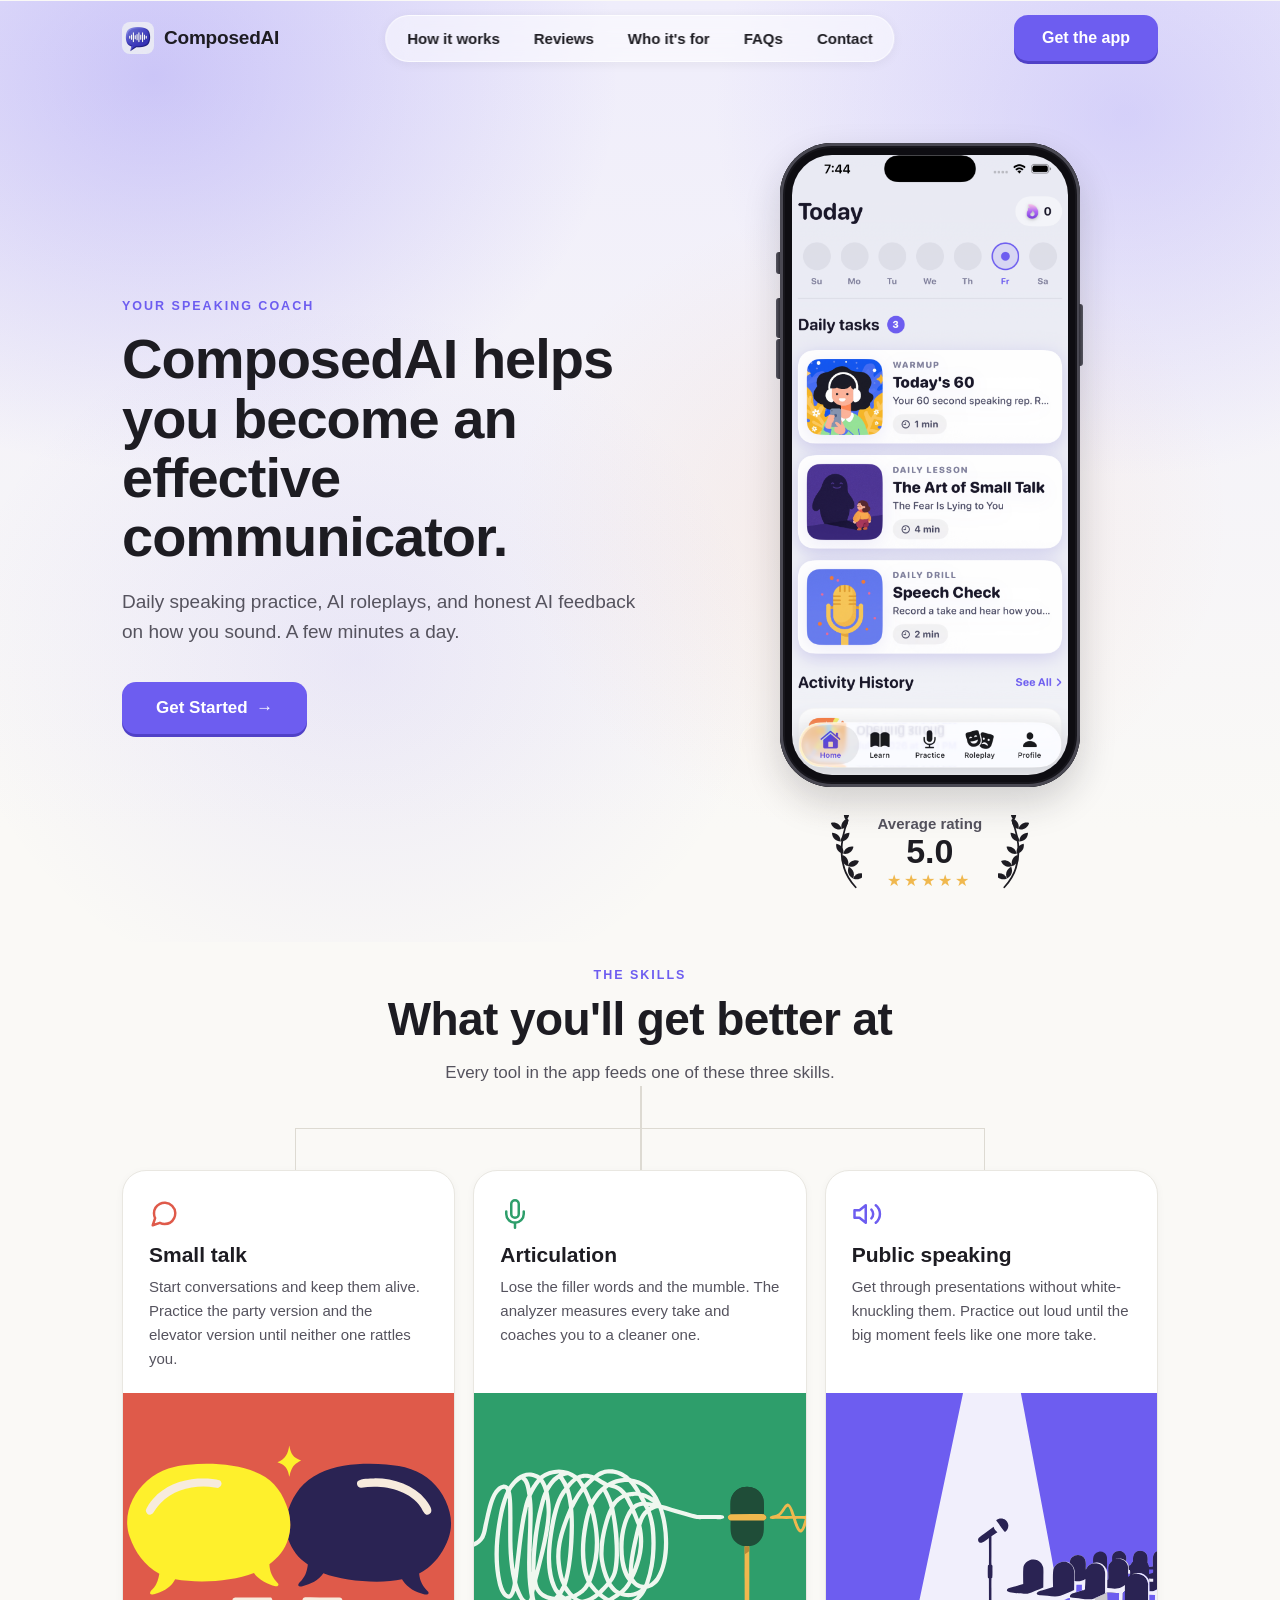
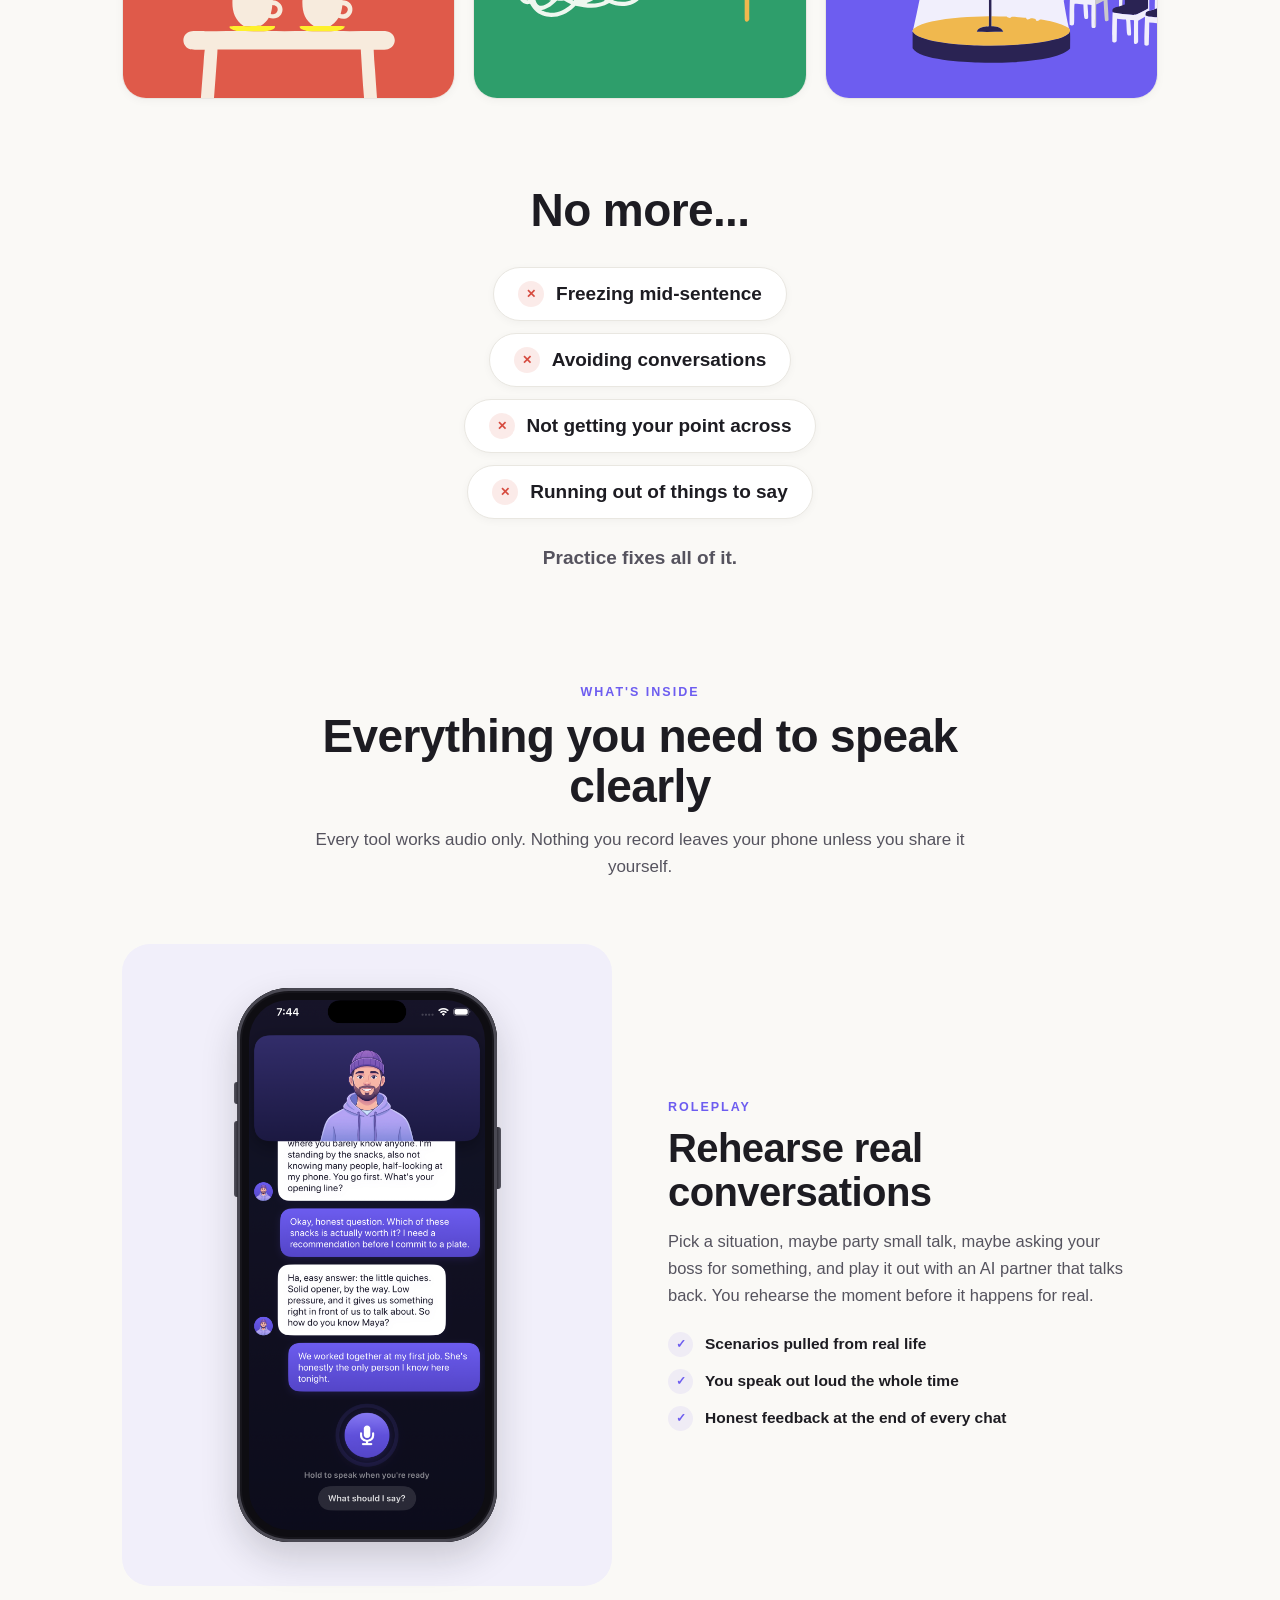
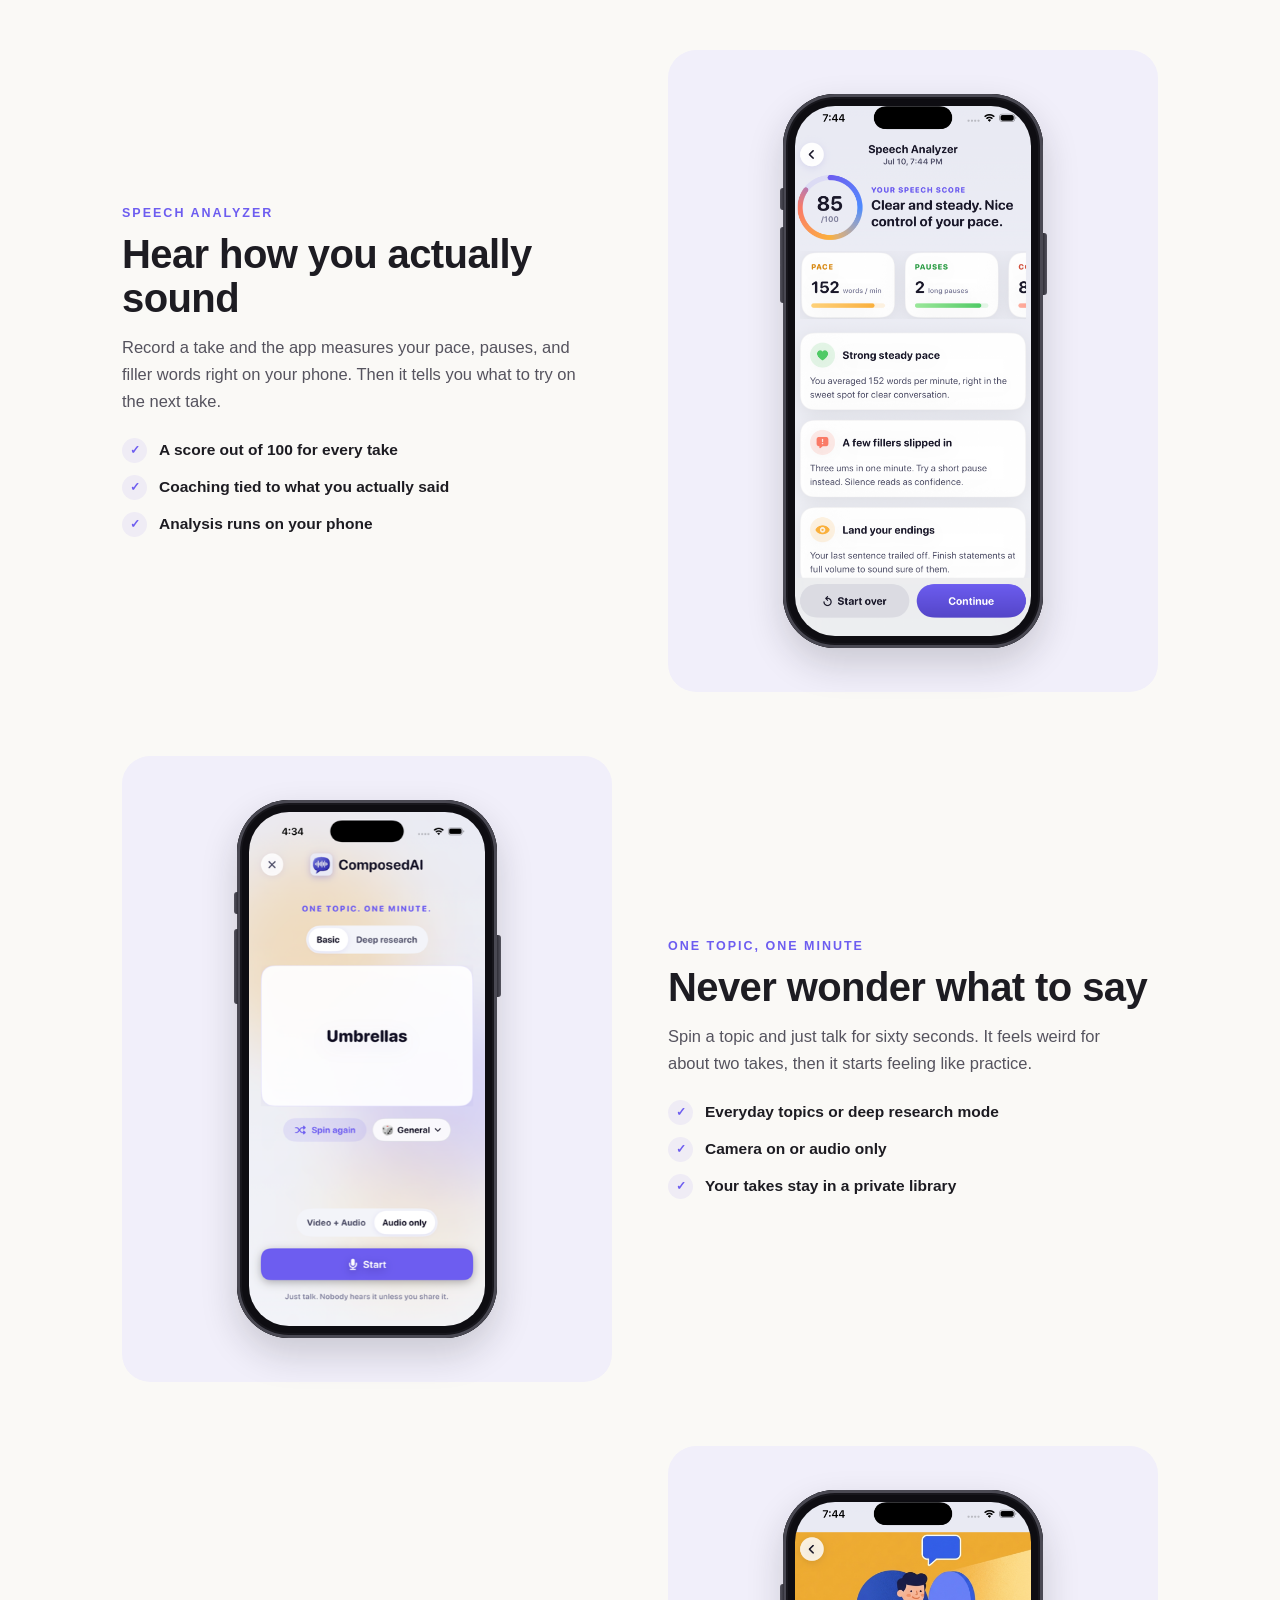
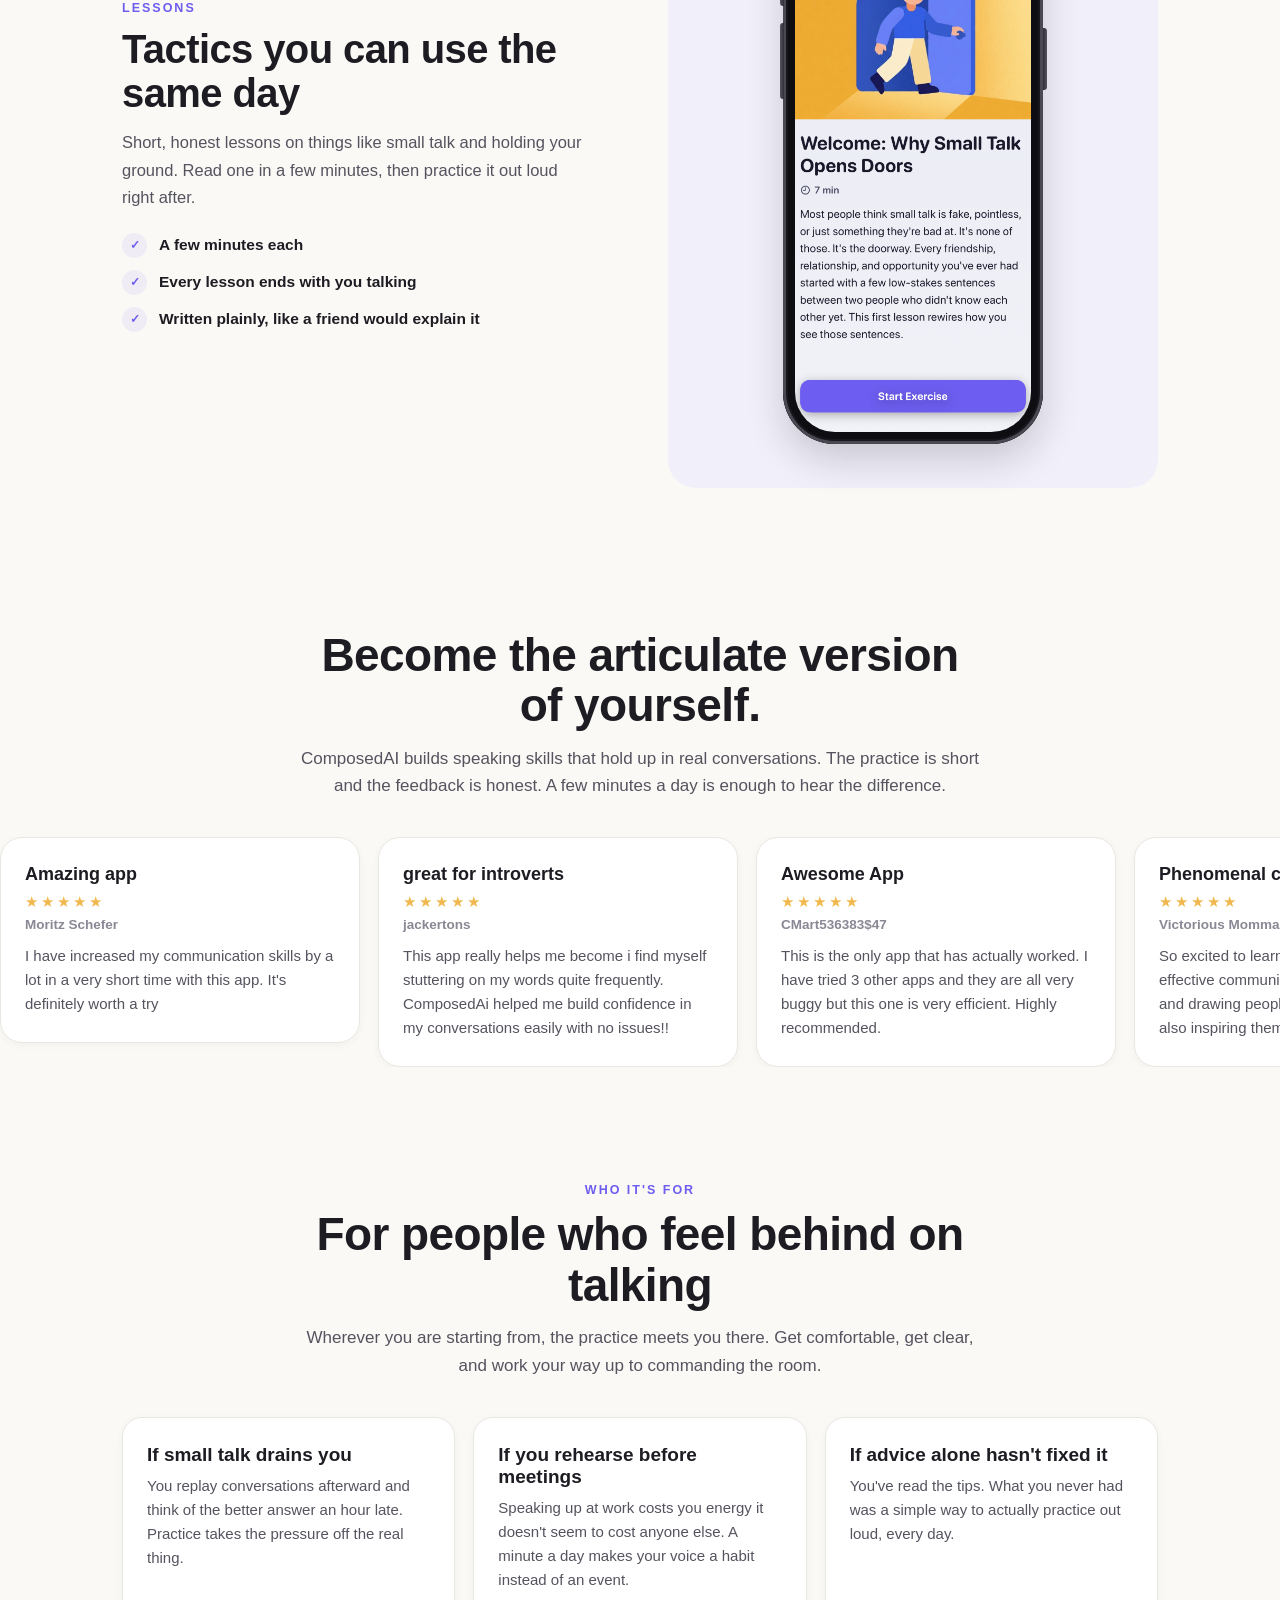
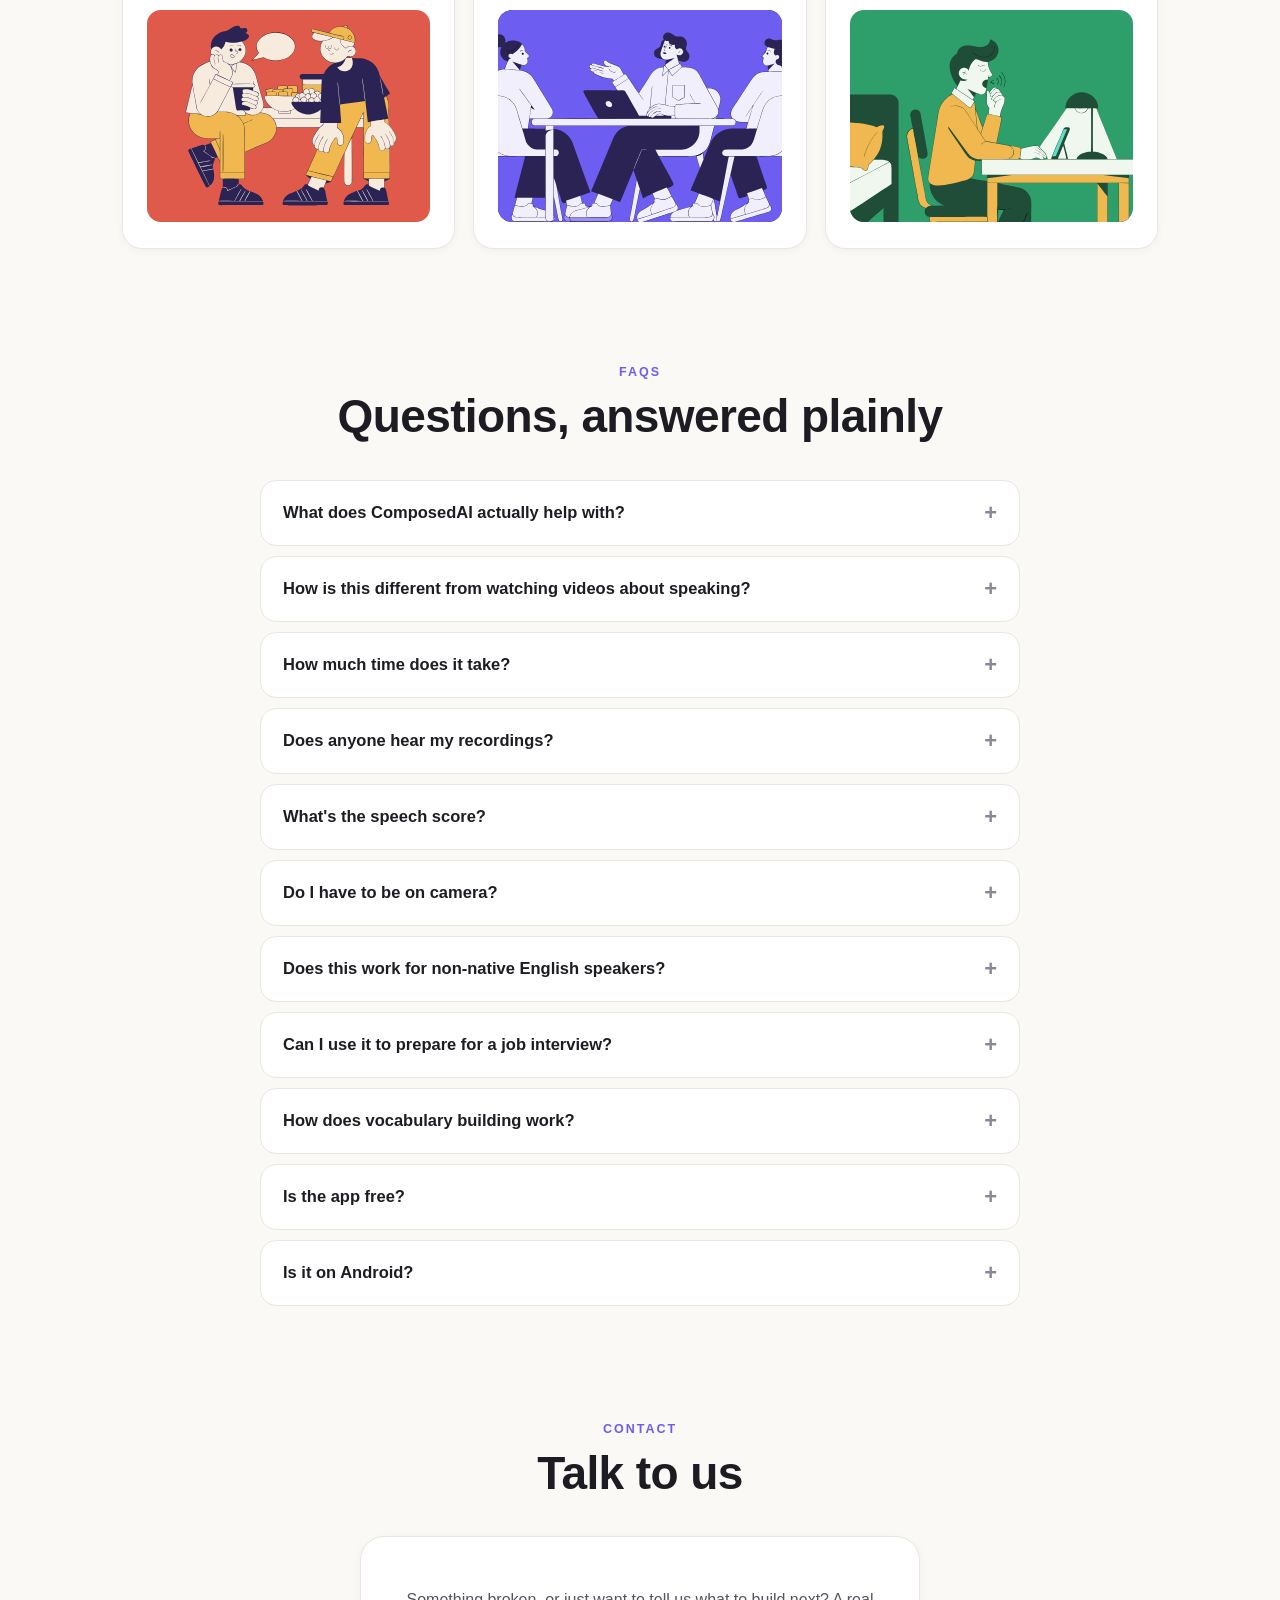
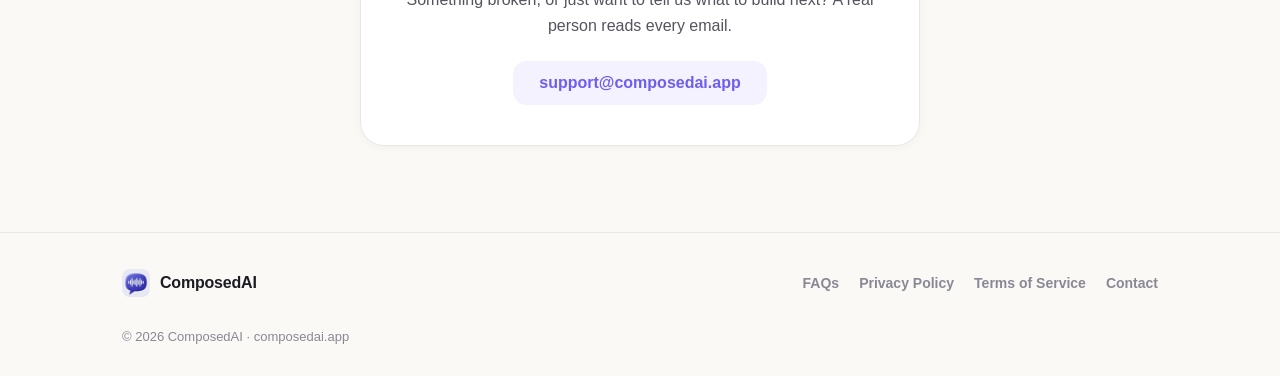
<file: index.html>
<!DOCTYPE html>
<html lang="en">
<head>
<meta charset="UTF-8">
<meta name="viewport" content="width=device-width, initial-scale=1.0">
<title>ComposedAI, your speaking coach</title>
<meta name="description" content="ComposedAI is a speaking coach in your pocket. Spin a topic, talk for one minute, and hear how you actually sound.">
<link rel="apple-touch-icon" href="assets/apple-touch-icon.png">
<meta property="og:title" content="ComposedAI, your speaking coach">
<meta property="og:description" content="Spin a topic, talk for one minute, and hear how you actually sound.">
<meta property="og:type" content="website">
<meta property="og:url" content="https://composedai.app/">
<meta property="og:image" content="https://composedai.app/assets/og.png">
<meta name="twitter:card" content="summary_large_image">
<meta name="twitter:image" content="https://composedai.app/assets/og.png">
<link rel="icon" href="assets/icon.png">
<link rel="stylesheet" href="styles.css?v=31">
</head>
<body>

<nav id="nav">
  <div class="wrap navRow">
    <a class="brand" href="#top">
      <img src="assets/icon.png" alt="ComposedAI logo">
      <span>ComposedAI</span>
    </a>
    <div class="navLinks">
      <a href="#features">How it works</a>
      <a href="#reviews">Reviews</a>
      <a href="#who">Who it's for</a>
      <a href="#faq">FAQs</a>
      <a href="#contact">Contact</a>
    </div>
    <a class="getapp" href="#">Get the app</a>
    <button class="burger" aria-label="Menu" onclick="document.getElementById('nav').classList.toggle('menuOpen')">
      <span></span><span></span><span></span>
    </button>
  </div>
  <div class="mobileMenu">
    <a href="#features">How it works</a>
    <a href="#reviews">Reviews</a>
    <a href="#who">Who it's for</a>
    <a href="#faq">FAQs</a>
    <a href="#contact">Contact</a>
    <a class="getapp" href="#">Get the app <span class="arrow">&#8594;</span></a>
  </div>
</nav>

<header class="hero" id="top">
  <div class="wrap heroGrid">
    <div class="heroCopy">
      <div class="kicker rise" style="--d:0s">Your speaking coach</div>
      <h1 class="rise" style="--d:0.08s">ComposedAI helps you<br class="mbr"> become an effective<br class="mbr"> communicator.</h1>
      <p class="sub rise" style="--d:0.16s">Daily speaking practice, AI roleplays, and honest AI feedback on how you sound. A few minutes a day.</p>
      <div class="heroBtns rise" style="--d:0.24s">
        <a class="getapp big" href="#">Get Started <span class="arrow">&#8594;</span></a>
      </div>
    </div>
    <div class="phoneWrap rise" style="--d:0.2s">
      <div class="phoneFrame heroPhone">
        <span class="pbtn action"></span><span class="pbtn volUp"></span><span class="pbtn volDown"></span><span class="pbtn power"></span>
        <img class="screen" src="assets/shot-home.png" alt="The ComposedAI home screen showing today's daily speaking tasks">
      </div>
      <div class="ratingBadge">
        <svg class="laurel" viewBox="0 0 36 84" fill="currentColor" aria-hidden="true">
          <path d="M29 82 C 12 64, 8 38, 20 6" fill="none" stroke="currentColor" stroke-width="2" stroke-linecap="round"/>
          <g><path transform="translate(26 72) rotate(-20)" d="M0 0 C4 -4 10 -4 14 0 C10 4 4 4 0 0 Z"/><path transform="translate(26 72) rotate(-110)" d="M0 0 C4 -4 10 -4 14 0 C10 4 4 4 0 0 Z"/></g>
          <g><path transform="translate(20 58) rotate(-25)" d="M0 0 C4 -4 10 -4 14 0 C10 4 4 4 0 0 Z"/><path transform="translate(20 58) rotate(-115)" d="M0 0 C4 -4 10 -4 14 0 C10 4 4 4 0 0 Z"/></g>
          <g><path transform="translate(15 44) rotate(-35)" d="M0 0 C4 -4 10 -4 14 0 C10 4 4 4 0 0 Z"/><path transform="translate(15 44) rotate(-125)" d="M0 0 C4 -4 10 -4 14 0 C10 4 4 4 0 0 Z"/></g>
          <g><path transform="translate(12 30) rotate(-45)" d="M0 0 C4 -4 10 -4 14 0 C10 4 4 4 0 0 Z"/><path transform="translate(12 30) rotate(-135)" d="M0 0 C4 -4 10 -4 14 0 C10 4 4 4 0 0 Z"/></g>
          <g><path transform="translate(13 16) rotate(-60)" d="M0 0 C4 -4 10 -4 14 0 C10 4 4 4 0 0 Z"/><path transform="translate(13 16) rotate(-150)" d="M0 0 C4 -4 10 -4 14 0 C10 4 4 4 0 0 Z"/></g>
          <path transform="translate(18 6) rotate(-85)" d="M0 0 C4 -4 10 -4 14 0 C10 4 4 4 0 0 Z"/>
        </svg>
        <div class="ratingText">
          <span>Average rating</span>
          <strong>5.0</strong>
          <div class="stars">&#9733;&#9733;&#9733;&#9733;&#9733;</div>
        </div>
        <svg class="laurel flip" viewBox="0 0 36 84" fill="currentColor" aria-hidden="true">
          <path d="M29 82 C 12 64, 8 38, 20 6" fill="none" stroke="currentColor" stroke-width="2" stroke-linecap="round"/>
          <g><path transform="translate(26 72) rotate(-20)" d="M0 0 C4 -4 10 -4 14 0 C10 4 4 4 0 0 Z"/><path transform="translate(26 72) rotate(-110)" d="M0 0 C4 -4 10 -4 14 0 C10 4 4 4 0 0 Z"/></g>
          <g><path transform="translate(20 58) rotate(-25)" d="M0 0 C4 -4 10 -4 14 0 C10 4 4 4 0 0 Z"/><path transform="translate(20 58) rotate(-115)" d="M0 0 C4 -4 10 -4 14 0 C10 4 4 4 0 0 Z"/></g>
          <g><path transform="translate(15 44) rotate(-35)" d="M0 0 C4 -4 10 -4 14 0 C10 4 4 4 0 0 Z"/><path transform="translate(15 44) rotate(-125)" d="M0 0 C4 -4 10 -4 14 0 C10 4 4 4 0 0 Z"/></g>
          <g><path transform="translate(12 30) rotate(-45)" d="M0 0 C4 -4 10 -4 14 0 C10 4 4 4 0 0 Z"/><path transform="translate(12 30) rotate(-135)" d="M0 0 C4 -4 10 -4 14 0 C10 4 4 4 0 0 Z"/></g>
          <g><path transform="translate(13 16) rotate(-60)" d="M0 0 C4 -4 10 -4 14 0 C10 4 4 4 0 0 Z"/><path transform="translate(13 16) rotate(-150)" d="M0 0 C4 -4 10 -4 14 0 C10 4 4 4 0 0 Z"/></g>
          <path transform="translate(18 6) rotate(-85)" d="M0 0 C4 -4 10 -4 14 0 C10 4 4 4 0 0 Z"/>
        </svg>
      </div>
    </div>
  </div>
</header>

<section class="sect" id="skills">
  <div class="wrap">
    <div class="sectHead reveal">
      <div class="kicker">The skills</div>
      <h2>What you'll get better at</h2>
      <p>Every tool in the app feeds one of these three skills.</p>
    </div>
    <div class="branch" aria-hidden="true">
      <span class="stem"></span>
      <span class="rail"></span>
      <span class="drop d1"></span><span class="drop d2"></span><span class="drop d3"></span>
    </div>
    <div class="skillsGrid">
      <div class="skillCard reveal" style="--d:0s">
        <svg class="skillIcon" style="color:#DF5A4A" viewBox="0 0 24 24" fill="none" stroke="currentColor" stroke-width="2" stroke-linecap="round" stroke-linejoin="round"><path d="M21 11.5a8.38 8.38 0 0 1-.9 3.8 8.5 8.5 0 0 1-7.6 4.7 8.38 8.38 0 0 1-3.8-.9L3 21l1.9-5.7a8.38 8.38 0 0 1-.9-3.8 8.5 8.5 0 0 1 4.7-7.6 8.38 8.38 0 0 1 3.8-.9h.5a8.48 8.48 0 0 1 8 8v.5z"/></svg>
        <h3>Small talk</h3>
        <p>Start conversations and keep them alive. Practice the party version and the elevator version until neither one rattles you.</p>
        <img class="skillArt" src="assets/skill-smalltalk.svg" alt="Illustration of two speech bubbles meeting over coffee">
      </div>
      <div class="skillCard reveal" style="--d:0.12s">
        <svg class="skillIcon" style="color:#2E9E6B" viewBox="0 0 24 24" fill="none" stroke="currentColor" stroke-width="2" stroke-linecap="round" stroke-linejoin="round"><path d="M12 1a3 3 0 0 0-3 3v8a3 3 0 0 0 6 0V4a3 3 0 0 0-3-3z"/><path d="M19 10v2a7 7 0 0 1-14 0v-2"/><line x1="12" y1="19" x2="12" y2="23"/></svg>
        <h3>Articulation</h3>
        <p>Lose the filler words and the mumble. The analyzer measures every take and coaches you to a cleaner one.</p>
        <img class="skillArt" src="assets/skill-clear.svg" alt="Illustration of a tangled line becoming a clean sound wave through a microphone">
      </div>
      <div class="skillCard reveal" style="--d:0.24s">
        <svg class="skillIcon" style="color:#6D5DF0" viewBox="0 0 24 24" fill="none" stroke="currentColor" stroke-width="2" stroke-linecap="round" stroke-linejoin="round"><path d="M11 5 6 9H2v6h4l5 4V5z"/><path d="M15.5 8.5a5 5 0 0 1 0 7"/><path d="M19 5a9 9 0 0 1 0 14"/></svg>
        <h3>Public speaking</h3>
        <p>Get through presentations without white-knuckling them. Practice out loud until the big moment feels like one more take.</p>
        <img class="skillArt" src="assets/skill-stage.svg" alt="Illustration of a microphone on a stage under a spotlight">
      </div>
    </div>
  </div>
</section>

<section class="sect" id="pain">
  <div class="wrap">
    <div class="painCard reveal">
      <h2>No more...</h2>
      <div class="painPills">
        <div class="painPill reveal" style="--d:0.05s"><span class="x">&#x2715;</span>Freezing mid-sentence</div>
        <div class="painPill reveal" style="--d:0.13s"><span class="x">&#x2715;</span>Avoiding conversations</div>
        <div class="painPill reveal" style="--d:0.21s"><span class="x">&#x2715;</span>Not getting your point across</div>
        <div class="painPill reveal" style="--d:0.29s"><span class="x">&#x2715;</span>Running out of things to say</div>
      </div>
      <p class="painClose reveal" style="--d:0.4s">Practice fixes all of it.</p>
    </div>
  </div>
</section>

<section class="sect featSect" id="features">
  <div class="wrap">
    <div class="sectHead reveal">
      <div class="kicker">What's inside</div>
      <h2>Everything you need to speak clearly</h2>
      <p>Every tool works audio only. Nothing you record leaves your phone unless you share it yourself.</p>
    </div>

    <div class="featRow">
      <div class="featShot reveal">
        <div class="phoneFrame">
          <span class="pbtn action"></span><span class="pbtn volUp"></span><span class="pbtn volDown"></span><span class="pbtn power"></span>
          <img class="screen" src="assets/shot-roleplay.png" alt="A ComposedAI roleplay chat where you practice party small talk with an AI partner">
        </div>
      </div>
      <div class="featCopy reveal" style="--d:0.1s">
        <div class="kicker">Roleplay</div>
        <h2>Rehearse real conversations</h2>
        <p>Pick a situation, maybe party small talk, maybe asking your boss for something, and play it out with an AI partner that talks back. You rehearse the moment before it happens for real.</p>
        <ul class="checks">
          <li>Scenarios pulled from real life</li>
          <li>You speak out loud the whole time</li>
          <li>Honest feedback at the end of every chat</li>
        </ul>
      </div>
    </div>

    <div class="featRow flip">
      <div class="featShot reveal">
        <div class="phoneFrame">
          <span class="pbtn action"></span><span class="pbtn volUp"></span><span class="pbtn volDown"></span><span class="pbtn power"></span>
          <img class="screen" src="assets/shot-analyzer.png" alt="The ComposedAI speech analyzer showing a speech score with pace, pauses, and coaching">
        </div>
      </div>
      <div class="featCopy reveal" style="--d:0.1s">
        <div class="kicker">Speech analyzer</div>
        <h2>Hear how you actually sound</h2>
        <p>Record a take and the app measures your pace, pauses, and filler words right on your phone. Then it tells you what to try on the next take.</p>
        <ul class="checks">
          <li>A score out of 100 for every take</li>
          <li>Coaching tied to what you actually said</li>
          <li>Analysis runs on your phone</li>
        </ul>
      </div>
    </div>

    <div class="featRow">
      <div class="featShot reveal">
        <div class="phoneFrame">
          <span class="pbtn action"></span><span class="pbtn volUp"></span><span class="pbtn volDown"></span><span class="pbtn power"></span>
          <img class="screen" src="assets/app-topic.png" alt="The ComposedAI topic spinner dealing a random topic to speak on for one minute">
        </div>
      </div>
      <div class="featCopy reveal" style="--d:0.1s">
        <div class="kicker">One topic, one minute</div>
        <h2>Never wonder what to say</h2>
        <p>Spin a topic and just talk for sixty seconds. It feels weird for about two takes, then it starts feeling like practice.</p>
        <ul class="checks">
          <li>Everyday topics or deep research mode</li>
          <li>Camera on or audio only</li>
          <li>Your takes stay in a private library</li>
        </ul>
      </div>
    </div>

    <div class="featRow flip">
      <div class="featShot reveal">
        <div class="phoneFrame">
          <span class="pbtn action"></span><span class="pbtn volUp"></span><span class="pbtn volDown"></span><span class="pbtn power"></span>
          <img class="screen" src="assets/shot-lesson.png" alt="A ComposedAI lesson about why small talk opens doors">
        </div>
      </div>
      <div class="featCopy reveal" style="--d:0.1s">
        <div class="kicker">Lessons</div>
        <h2>Tactics you can use the same day</h2>
        <p>Short, honest lessons on things like small talk and holding your ground. Read one in a few minutes, then practice it out loud right after.</p>
        <ul class="checks">
          <li>A few minutes each</li>
          <li>Every lesson ends with you talking</li>
          <li>Written plainly, like a friend would explain it</li>
        </ul>
      </div>
    </div>
  </div>
</section>

<section class="sect" id="reviews">
  <div class="wrap">
    <div class="sectHead reveal">
      <h2>Become the articulate version of yourself.</h2>
      <p>ComposedAI builds speaking skills that hold up in real conversations. The practice is short and the feedback is honest. A few minutes a day is enough to hear the difference.</p>
    </div>
  </div>
  <div class="marquee"><div class="marqueeRow"><div class="marqueeGroup"><div class="reviewCard"><h3>Amazing app</h3><div class="stars">&#9733;&#9733;&#9733;&#9733;&#9733;</div><div class="reviewer">Moritz Schefer</div><p>I have increased my communication skills by a lot in a very short time with this app. It's definitely worth a try</p></div><div class="reviewCard"><h3>great for introverts</h3><div class="stars">&#9733;&#9733;&#9733;&#9733;&#9733;</div><div class="reviewer">jackertons</div><p>This app really helps me become i find myself stuttering on my words quite frequently. ComposedAi helped me build confidence in my conversations easily with no issues!!</p></div><div class="reviewCard"><h3>Awesome App</h3><div class="stars">&#9733;&#9733;&#9733;&#9733;&#9733;</div><div class="reviewer">CMart536383$47</div><p>This is the only app that has actually worked. I have tried 3 other apps and they are all very buggy but this one is very efficient. Highly recommended.</p></div><div class="reviewCard"><h3>Phenomenal communication tool!</h3><div class="stars">&#9733;&#9733;&#9733;&#9733;&#9733;</div><div class="reviewer">Victorious Momma</div><p>So excited to learn more about being an effective communicator and owning the room and drawing people in to conversations while also inspiring them!</p></div><div class="reviewCard"><h3>Doug fresh</h3><div class="stars">&#9733;&#9733;&#9733;&#9733;&#9733;</div><div class="reviewer">DugEfresh888</div><p>Love this app! Very helpful</p></div></div><div class="marqueeGroup"><div class="reviewCard"><h3>Amazing app</h3><div class="stars">&#9733;&#9733;&#9733;&#9733;&#9733;</div><div class="reviewer">Moritz Schefer</div><p>I have increased my communication skills by a lot in a very short time with this app. It's definitely worth a try</p></div><div class="reviewCard"><h3>great for introverts</h3><div class="stars">&#9733;&#9733;&#9733;&#9733;&#9733;</div><div class="reviewer">jackertons</div><p>This app really helps me become i find myself stuttering on my words quite frequently. ComposedAi helped me build confidence in my conversations easily with no issues!!</p></div><div class="reviewCard"><h3>Awesome App</h3><div class="stars">&#9733;&#9733;&#9733;&#9733;&#9733;</div><div class="reviewer">CMart536383$47</div><p>This is the only app that has actually worked. I have tried 3 other apps and they are all very buggy but this one is very efficient. Highly recommended.</p></div><div class="reviewCard"><h3>Phenomenal communication tool!</h3><div class="stars">&#9733;&#9733;&#9733;&#9733;&#9733;</div><div class="reviewer">Victorious Momma</div><p>So excited to learn more about being an effective communicator and owning the room and drawing people in to conversations while also inspiring them!</p></div><div class="reviewCard"><h3>Doug fresh</h3><div class="stars">&#9733;&#9733;&#9733;&#9733;&#9733;</div><div class="reviewer">DugEfresh888</div><p>Love this app! Very helpful</p></div></div></div></div>
</section>

<section class="sect" id="who">
  <div class="wrap">
    <div class="sectHead reveal">
      <div class="kicker">Who it's for</div>
      <h2>For people who feel behind on talking</h2>
      <p>Wherever you are starting from, the practice meets you there. Get comfortable, get clear, and work your way up to commanding the room.</p>
    </div>
    <div class="whoGrid">
      <div class="whoCard reveal" style="--d:0s">
        <h3>If small talk drains you</h3>
        <p>You replay conversations afterward and think of the better answer an hour late. Practice takes the pressure off the real thing.</p>
        <img class="whoArt" src="assets/who-smalltalk.svg" alt="Illustration of two people chatting at a house party">
      </div>
      <div class="whoCard reveal" style="--d:0.12s">
        <h3>If you rehearse before meetings</h3>
        <p>Speaking up at work costs you energy it doesn't seem to cost anyone else. A minute a day makes your voice a habit instead of an event.</p>
        <img class="whoArt" src="assets/who-meeting.svg" alt="Illustration of a man speaking up in a small meeting">
      </div>
      <div class="whoCard reveal" style="--d:0.24s">
        <h3>If advice alone hasn't fixed it</h3>
        <p>You've read the tips. What you never had was a simple way to actually practice out loud, every day.</p>
        <img class="whoArt" src="assets/who-practice.svg" alt="Illustration of a man practicing speaking toward his phone at his desk">
      </div>
    </div>
  </div>
</section>

<section class="sect" id="faq">
  <div class="wrap">
    <div class="sectHead reveal">
      <div class="kicker">FAQs</div>
      <h2>Questions, answered plainly</h2>
    </div>
    <div class="faqList reveal">
      <details>
        <summary>What does ComposedAI actually help with?</summary>
        <p>Everyday speaking. The lessons and roleplays cover small talk, articulation, and public speaking, and the daily practice keeps you actually doing it instead of just reading about it.</p>
      </details>
      <details>
        <summary>How is this different from watching videos about speaking?</summary>
        <p>Videos put words in your head. This app gets them out of your mouth. You talk out loud every day and get feedback on how it went, which is the part videos can't do.</p>
      </details>
      <details>
        <summary>How much time does it take?</summary>
        <p>About a minute a day for the core practice. Lessons and the other tools are there when you want more, but one honest minute of talking is the habit.</p>
      </details>
      <details>
        <summary>Does anyone hear my recordings?</summary>
        <p>No. Your takes stay on your phone, in your private library. Nothing is posted anywhere, and nobody hears a take unless you choose to share it yourself.</p>
      </details>
      <details>
        <summary>What's the speech score?</summary>
        <p>Record a take and the app scores it out of 100. It measures your pace, pauses, and filler words right on your phone, then gives you coaching to use on the next take.</p>
      </details>
      <details>
        <summary>Do I have to be on camera?</summary>
        <p>No. Everything works audio only. The camera is there if you ever want it.</p>
      </details>
      <details>
        <summary>Does this work for non-native English speakers?</summary>
        <p>Yes. Everything is in English, so if you want to get more comfortable speaking English out loud, the daily practice works the same way.</p>
      </details>
      <details>
        <summary>Can I use it to prepare for a job interview?</summary>
        <p>Yes. Rehearse your answers out loud with the recording tools, and use roleplay to practice the back and forth before the real thing.</p>
      </details>
      <details>
        <summary>How does vocabulary building work?</summary>
        <p>The word spinner deals you a word you don't use often. You work it into a sixty second take, and the app listens for you to actually say it.</p>
      </details>
      <details>
        <summary>Is the app free?</summary>
        <p>It's free to download and comes with a free trial of the full program, so you can give it a real try before deciding if it's for you.</p>
      </details>
      <details>
        <summary>Is it on Android?</summary>
        <p>ComposedAI is iPhone first for now. If you want it on Android, email us and tell us, it genuinely affects what we build next.</p>
      </details>
    </div>
  </div>
</section>

<section class="sect" id="contact">
  <div class="wrap">
    <div class="sectHead reveal">
      <div class="kicker">Contact</div>
      <h2>Talk to us</h2>
    </div>
    <div class="contactCard reveal">
      <p>Something broken, or just want to tell us what to build next? A real person reads every email.</p>
      <a class="mailBtn" href="mailto:support@composedai.app">support@composedai.app</a>
    </div>
  </div>
</section>

<footer>
  <div class="wrap footRow">
    <a class="brand" href="#top">
      <img src="assets/icon.png" alt="ComposedAI logo">
      <span>ComposedAI</span>
    </a>
    <div class="footLinks">
      <a href="#faq">FAQs</a>
      <a href="https://sprinkle-laborer-159.notion.site/Privacy-Policy-399e34baeaed80329855d920e9af19cd">Privacy Policy</a>
      <a href="https://sprinkle-laborer-159.notion.site/TERMS-OF-SERVICE-399e34baeaed806a9142dc19278c5c1c">Terms of Service</a>
      <a href="mailto:support@composedai.app">Contact</a>
    </div>
    <div class="copy">&copy; 2026 ComposedAI &middot; composedai.app</div>
  </div>
</footer>

<script>
const APP_STORE_URL = "https://apps.apple.com/us/app/composedai-speaking-coach/id6787477539";
// Inside in-app browsers (TikTok, Instagram, Facebook) on iOS, a normal https
// App Store link can render Apple's web preview inside the webview instead of
// opening the store. The itms-appss scheme forces the App Store app to open.
const ua = navigator.userAgent || "";
const inAppBrowser = /TikTok|musical_ly|Bytedance|Instagram|FBAN|FBAV/i.test(ua) || location.search.includes("tt=1");
const isIOS = /iPhone|iPad|iPod/i.test(ua) || location.search.includes("tt=1");
const storeHref = (inAppBrowser && isIOS)
  ? APP_STORE_URL.replace("https://", "itms-appss://")
  : APP_STORE_URL;
document.querySelectorAll(".getapp").forEach(a => { if (a.getAttribute("href") === "#") a.href = storeHref; });

// TikTok's in-app browser blocks the App Store. Show a copy-the-link card.
if (inAppBrowser && isIOS) {
  const card = document.createElement("div");
  card.className = "iabNotice";
  card.innerHTML = '<strong>TikTok can\'t open the App Store directly</strong>' +
    '<span>Copy the link and paste it into Safari to get the app.</span>' +
    '<button type="button" id="iabCopy">Copy link</button>';
  document.body.insertBefore(card, document.body.firstChild);
  document.getElementById("iabCopy").addEventListener("click", () => {
    const done = () => { document.getElementById("iabCopy").textContent = "Copied"; };
    if (navigator.clipboard && navigator.clipboard.writeText) {
      navigator.clipboard.writeText(APP_STORE_URL).then(done).catch(() => fallbackCopy(done));
    } else { fallbackCopy(done); }
  });
  function fallbackCopy(done) {
    const t = document.createElement("textarea");
    t.value = APP_STORE_URL; t.style.position = "fixed"; t.style.opacity = "0";
    document.body.appendChild(t); t.select();
    try { document.execCommand("copy"); done(); } catch (e) {}
    document.body.removeChild(t);
  }
}

// Close the mobile menu when a link inside it is tapped.
document.querySelectorAll(".mobileMenu a").forEach(a =>
  a.addEventListener("click", () => document.getElementById("nav").classList.remove("menuOpen")));

// Dev hook: open the menu via ?menu=1 for screenshots.
if (location.search.includes("menu=1")) document.getElementById("nav").classList.add("menuOpen");


// Nav gains a shadow once the page is scrolled.
const nav = document.getElementById("nav");
const onScroll = () => nav.classList.toggle("scrolled", window.scrollY > 8);
window.addEventListener("scroll", onScroll, { passive: true });
onScroll();

// Scroll reveal: elements with .reveal fade and rise in when they enter the viewport.
const reduceMotion = window.matchMedia("(prefers-reduced-motion: reduce)").matches;
if (reduceMotion || !("IntersectionObserver" in window)) {
  document.querySelectorAll(".reveal").forEach(el => el.classList.add("in"));
} else {
  const io = new IntersectionObserver(entries => {
    entries.forEach(e => {
      if (e.isIntersecting) { e.target.classList.add("in"); io.unobserve(e.target); }
    });
  }, { threshold: 0.15, rootMargin: "0px 0px -40px 0px" });
  document.querySelectorAll(".reveal").forEach(el => io.observe(el));
}
</script>
</body>
</html>
</file>
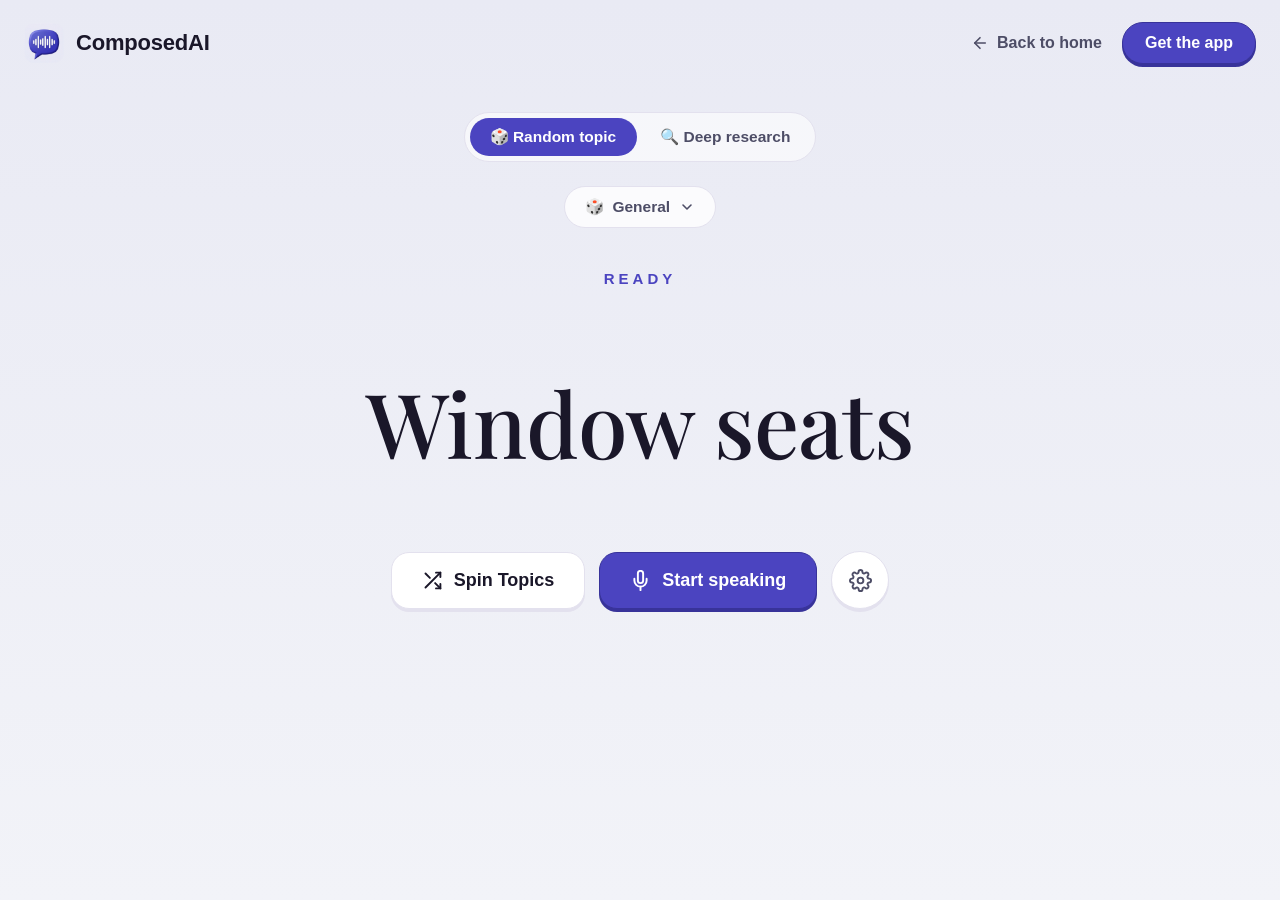
<file: topic-generator/index.html>
<!DOCTYPE html>
<html lang="en">
<head>
<meta charset="UTF-8">
<meta name="viewport" content="width=device-width, initial-scale=1.0">
<title>Random Topic Generator by ComposedAI</title>
<meta name="description" content="A free random topic generator for speaking practice. Spin, get a prompt, and talk about it for one minute.">
<link rel="apple-touch-icon" href="../assets/apple-touch-icon.png">
<meta property="og:title" content="Random Topic Generator by ComposedAI">
<meta property="og:description" content="Spin, get a prompt, and talk about it for one minute.">
<meta property="og:type" content="website">
<meta property="og:url" content="https://composedai.app/topic-generator/">
<meta property="og:image" content="https://composedai.app/assets/og.png">
<meta name="twitter:card" content="summary_large_image">
<meta name="twitter:image" content="https://composedai.app/assets/og.png">
<link rel="icon" href="../assets/icon.png">
<link rel="preconnect" href="https://fonts.googleapis.com">
<link rel="preconnect" href="https://fonts.gstatic.com" crossorigin>
<link rel="stylesheet" href="https://fonts.googleapis.com/css2?family=Playfair+Display:wght@500;600&display=swap">
<style>
  :root {
    --accent: #4B44C0;
    --accent-deep: #38339A;
    --ink: #1A1729;
    --ink2: #4D4D66;
    --ink3: #80809C;
    --line: rgba(75, 68, 192, 0.22);
    --rec-red: #FF4D54;
    --font: ui-rounded, "SF Pro Rounded", -apple-system, BlinkMacSystemFont, "Segoe UI", Roboto, sans-serif;
  }
  * { margin: 0; padding: 0; box-sizing: border-box; }
  html, body { height: 100%; }
  body {
    font-family: var(--font);
    color: var(--ink);
    background: linear-gradient(180deg, #E9EAF4 0%, #F2F3F8 100%);
    -webkit-font-smoothing: antialiased;
  }
  .stage {
    min-height: 100vh;
    min-height: 100dvh;
    display: flex;
    flex-direction: column;
    align-items: center;
    justify-content: flex-start;
    padding: 0 20px 46px;
    text-align: center;
  }
  .topBar {
    width: 100%;
    max-width: 1240px;
    display: flex;
    align-items: center;
    justify-content: space-between;
    padding: 22px 4px;
  }
  .brand {
    display: inline-flex;
    align-items: center;
    gap: 12px;
    text-decoration: none;
    color: var(--ink);
    font-size: 22px;
    font-weight: 800;
    letter-spacing: -0.2px;
  }
  .brand img { width: 40px; height: 40px; border-radius: 11px; }
  .backHome {
    display: inline-flex;
    align-items: center;
    gap: 8px;
    text-decoration: none;
    color: var(--ink2);
    font-size: 16px;
    font-weight: 700;
  }
  .backHome:hover { color: var(--ink); }
  .topRight { display: flex; align-items: center; gap: 20px; }
  .getAppBtn {
    font-size: 16px;
    font-weight: 800;
    color: #fff;
    background: var(--accent);
    border: 1.5px solid var(--accent-deep);
    box-shadow: 0 3px 0 var(--accent-deep);
    border-radius: 999px;
    padding: 11px 22px;
    text-decoration: none;
  }
  .getAppBtn:active { transform: translateY(2px); box-shadow: 0 1px 0 var(--accent-deep); }
  .getAppBtn:hover { background: #574FD0; }
  @media (max-width: 560px) {
    .brand { font-size: 18px; }
    .brand img { width: 32px; height: 32px; border-radius: 9px; }
    .backHome { font-size: 14px; }
    .backHome .bhText { display: none; }
    .topRight { gap: 12px; }
    .getAppBtn { font-size: 14px; padding: 9px 16px; }
  }
  .middle {
    display: flex;
    flex-direction: column;
    align-items: center;
    gap: 22px;
    width: 100%;
    max-width: 980px;
    margin-top: 26px;
  }
  .modeToggle {
    position: relative;
    display: inline-flex;
    align-items: center;
    gap: 4px;
    background: rgba(255, 255, 255, 0.6);
    border: 1.5px solid #E3E1EE;
    border-radius: 999px;
    padding: 5px;
    margin-bottom: 2px;
  }
  .modeToggle .slider {
    position: absolute;
    top: 5px;
    bottom: 5px;
    border-radius: 999px;
    background: var(--accent);
    transition: left 0.28s cubic-bezier(0.34, 1.3, 0.5, 1), width 0.28s cubic-bezier(0.34, 1.3, 0.5, 1);
    z-index: 0;
  }
  .modeToggle button {
    position: relative;
    z-index: 1;
    font-family: var(--font);
    font-size: 15.5px;
    font-weight: 800;
    color: var(--ink2);
    background: none;
    border: none;
    border-radius: 999px;
    padding: 10px 20px;
    cursor: pointer;
    display: inline-flex;
    align-items: center;
    gap: 8px;
    transition: color 0.2s ease;
  }
  .modeToggle button.on { color: #fff; }
  .modeToggle button:not(.on):hover { color: var(--ink); }
  @media (max-width: 520px) {
    .modeToggle button { font-size: 14px; padding: 9px 14px; }
  }
  .catWrap { position: relative; margin-bottom: 4px; }
  #catBtn {
    font-family: var(--font);
    font-size: 15.5px;
    font-weight: 700;
    color: var(--ink2);
    background: rgba(255, 255, 255, 0.8);
    border: 1.5px solid #E3E1EE;
    border-radius: 999px;
    padding: 11px 20px;
    cursor: pointer;
    display: inline-flex;
    align-items: center;
    gap: 9px;
    transition: border-color 0.15s ease, color 0.15s ease;
  }
  #catBtn:hover:not(:disabled) { border-color: var(--accent); color: var(--ink); }
  #catBtn:disabled { opacity: 0.45; cursor: default; }
  #catBtn .chev { transition: transform 0.18s ease; }
  .catWrap.open #catBtn .chev { transform: rotate(180deg); }
  #catMenu {
    display: none;
    position: absolute;
    top: calc(100% + 8px);
    left: 50%;
    transform: translateX(-50%);
    background: #fff;
    border: 1.5px solid #E3E1EE;
    border-radius: 18px;
    box-shadow: 0 14px 40px rgba(26, 23, 41, 0.14);
    padding: 8px;
    min-width: 248px;
    max-height: min(440px, 62vh);
    overflow-y: auto;
    z-index: 20;
  }
  .catWrap.open #catMenu { display: block; animation: menuIn 0.16s ease-out; }
  @keyframes menuIn {
    0% { opacity: 0; transform: translateX(-50%) translateY(-5px) scale(0.98); }
    100% { opacity: 1; transform: translateX(-50%) translateY(0) scale(1); }
  }
  #catMenu button {
    font-family: var(--font);
    display: flex;
    align-items: center;
    gap: 11px;
    width: 100%;
    text-align: left;
    font-size: 15.5px;
    font-weight: 700;
    color: var(--ink);
    background: none;
    border: none;
    border-radius: 12px;
    padding: 11px 13px;
    cursor: pointer;
    transition: background 0.12s ease;
  }
  #catMenu button .ico { font-size: 17px; width: 24px; text-align: center; flex: 0 0 24px; }
  #catMenu button:hover { background: rgba(75, 68, 192, 0.07); }
  #catMenu button.sel { background: rgba(75, 68, 192, 0.12); }
  .status {
    font-size: 15px;
    font-weight: 800;
    letter-spacing: 4px;
    color: var(--accent);
    text-transform: uppercase;
    min-height: 48px;
    display: flex;
    align-items: center;
    transition: color 0.3s ease;
  }
  .status.counting {
    font-size: 40px;
    letter-spacing: 0;
    font-variant-numeric: tabular-nums;
  }
  .status.warn { color: var(--rec-red); }
  #topicWord {
    font-family: "Playfair Display", Georgia, "Times New Roman", serif;
    font-size: clamp(38px, 7vw, 92px);
    font-weight: 500;
    letter-spacing: -0.01em;
    line-height: 1.08;
    max-width: 940px;
    text-wrap: balance;
    min-height: 2.2em;
    display: flex;
    align-items: center;
    justify-content: center;
  }
  #topicWord.slot { animation: slotIn 0.16s ease-out; }
  @keyframes slotIn {
    0% { opacity: 0.2; transform: translateY(18px); }
    100% { opacity: 1; transform: none; }
  }
  #topicWord.pop { animation: pop 0.35s ease; }
  @keyframes pop {
    0% { transform: scale(1); }
    40% { transform: scale(1.045); }
    100% { transform: scale(1); }
  }
  #topicWord.landIn { animation: landIn 0.32s cubic-bezier(0.22, 1, 0.36, 1); }
  @keyframes landIn {
    0% { opacity: 0; transform: scale(0.85); }
    60% { opacity: 1; transform: scale(1.03); }
    100% { opacity: 1; transform: scale(1); }
  }
  .controls {
    display: flex;
    gap: 14px;
    align-items: center;
    justify-content: center;
    flex-wrap: wrap;
    margin-top: 30px;
  }
  .controls button {
    font-family: var(--font);
    font-size: 18px;
    font-weight: 800;
    cursor: pointer;
    border-radius: 18px;
    padding: 17px 30px;
    display: inline-flex;
    align-items: center;
    gap: 11px;
    transition: transform 0.12s ease, opacity 0.15s ease, background 0.15s ease, box-shadow 0.12s ease;
  }
  .controls button svg { width: 21px; height: 21px; flex: 0 0 auto; }
  .controls button:active { transform: translateY(2px); }
  .controls button:disabled { opacity: 0.45; cursor: default; }
  #spinBtn {
    color: var(--ink);
    background: #fff;
    border: 1.5px solid #E3E1EE;
    box-shadow: 0 3px 0 #E3E1EE;
  }
  #spinBtn:active { box-shadow: 0 1px 0 #E3E1EE; }
  #spinBtn:hover:not(:disabled) { border-color: #D3D0E6; }
  #timerBtn {
    color: #fff;
    background: var(--accent);
    border: 1.5px solid var(--accent-deep);
    box-shadow: 0 3px 0 var(--accent-deep);
  }
  #timerBtn:active { box-shadow: 0 1px 0 var(--accent-deep); }
  #timerBtn:hover:not(:disabled) { background: #574FD0; }
  #gearBtn {
    width: 58px;
    height: 58px;
    padding: 0;
    border-radius: 50%;
    color: var(--ink2);
    background: #fff;
    border: 1.5px solid #E3E1EE;
    box-shadow: 0 3px 0 #E3E1EE;
    display: inline-flex;
    align-items: center;
    justify-content: center;
  }
  #gearBtn:active { box-shadow: 0 1px 0 #E3E1EE; }
  #gearBtn:hover:not(:disabled) { border-color: #D3D0E6; color: var(--ink); }
  #gearBtn svg { width: 23px; height: 23px; }
  @media (max-width: 560px) {
    .middle { margin-top: 16px; gap: 16px; }
    #topicWord { min-height: 2em; }
    .controls { margin-top: 20px; gap: 6px; }
    .controls button { font-size: 14.5px; padding: 12px 12px; gap: 6px; }
    .controls button svg { width: 16px; height: 16px; }
    #gearBtn { width: 44px; height: 44px; padding: 0; }
    #gearBtn svg { width: 19px; height: 19px; }
  }

  /* ---------- Invert (settings toggle): mirror the screen for filming ---------- */
  body.inverted .stage,
  body.inverted .researchScreen { transform: scaleX(-1); }

  /* ---------- Settings modal ---------- */
  .overlay {
    position: fixed;
    inset: 0;
    background: rgba(26, 23, 41, 0.38);
    display: none;
    align-items: center;
    justify-content: center;
    padding: 20px;
    z-index: 50;
  }
  .overlay.open { display: flex; }
  .modal {
    background: #fff;
    border-radius: 24px;
    box-shadow: 0 24px 60px rgba(26, 23, 41, 0.25);
    width: 100%;
    max-width: 470px;
    max-height: 90vh;
    overflow-y: auto;
    padding: 30px 28px 26px;
    text-align: left;
  }
  .modal h2 {
    font-family: "Playfair Display", Georgia, serif;
    font-size: 34px;
    font-weight: 500;
    margin: 0 0 6px;
  }
  .modal .sub { font-size: 16px; color: var(--ink3); margin: 0 0 26px; }
  .setRow { margin-bottom: 24px; }
  .setHead {
    display: flex;
    align-items: baseline;
    justify-content: space-between;
    margin-bottom: 10px;
  }
  .setHead .lab {
    font-size: 13px;
    font-weight: 800;
    letter-spacing: 2.5px;
    text-transform: uppercase;
    color: var(--accent);
  }
  .setHead .val {
    font-family: "Playfair Display", Georgia, serif;
    font-size: 26px;
    font-weight: 500;
    color: var(--ink);
  }
  .modal input[type="range"] {
    width: 100%;
    accent-color: var(--accent);
    height: 26px;
    cursor: pointer;
  }
  .rangeEnds {
    display: flex;
    justify-content: space-between;
    font-size: 14px;
    color: var(--ink3);
    margin-top: 2px;
  }
  .setNote { font-size: 15px; color: var(--ink3); margin-top: 8px; }
  .muteRow {
    display: flex;
    align-items: center;
    gap: 12px;
    margin: 4px 0 22px;
    font-size: 17px;
    font-weight: 600;
    color: var(--ink);
    cursor: pointer;
    user-select: none;
  }
  .muteRow input[type="checkbox"] {
    width: 21px;
    height: 21px;
    accent-color: var(--accent);
    cursor: pointer;
  }
  .modalFoot {
    border-top: 1px solid #ECEAF4;
    padding-top: 16px;
  }
  .modalFoot .savedNote { font-size: 15px; color: var(--ink3); margin: 0 0 16px; }
  #doneBtn {
    font-family: var(--font);
    width: 100%;
    font-size: 18px;
    font-weight: 800;
    color: #fff;
    background: var(--accent);
    border: 1.5px solid var(--accent-deep);
    box-shadow: 0 3px 0 var(--accent-deep);
    border-radius: 999px;
    padding: 16px;
    cursor: pointer;
  }
  #doneBtn:active { transform: translateY(2px); box-shadow: 0 1px 0 var(--accent-deep); }
  #doneBtn:hover { background: #574FD0; }

  /* ---------- Research timer screen ---------- */
  .researchScreen {
    position: fixed;
    inset: 0;
    background: linear-gradient(180deg, #E9EAF4 0%, #F2F3F8 100%);
    display: none;
    flex-direction: column;
    align-items: center;
    justify-content: center;
    gap: 16px;
    padding: 24px;
    text-align: center;
    z-index: 40;
  }
  .researchScreen.open { display: flex; }
  .rsTopic {
    font-size: 18px;
    font-weight: 800;
    letter-spacing: 3px;
    text-transform: uppercase;
    color: var(--accent);
    max-width: 90vw;
  }
  .rsLabel {
    font-size: 12.5px;
    font-weight: 800;
    letter-spacing: 3.5px;
    text-transform: uppercase;
    color: var(--ink3);
  }
  .rsRingWrap {
    position: relative;
    width: min(72vw, 360px);
    aspect-ratio: 1;
    margin: 10px 0;
  }
  .rsRingWrap svg { width: 100%; height: 100%; display: block; }
  .rsRingWrap .track {
    fill: #fff;
    stroke: #E3E1EE;
    stroke-width: 16;
  }
  .rsRingWrap .prog {
    fill: none;
    stroke: var(--accent);
    stroke-width: 16;
    stroke-linecap: round;
    transition: stroke-dashoffset 1s linear;
  }
  .rsTime {
    position: absolute;
    inset: 0;
    display: flex;
    align-items: center;
    justify-content: center;
    font-family: "Playfair Display", Georgia, serif;
    font-size: clamp(54px, 12vw, 96px);
    font-weight: 500;
    color: var(--accent);
  }
  .rsCaption { font-size: 17px; color: var(--ink2); }
  .rsSub { font-size: 15px; color: var(--ink3); display: none; }
  .researchScreen.done .rsSub { display: block; }
  .researchScreen.done #rsLabel { visibility: hidden; }
  .researchScreen.done .prog { opacity: 0; }
  .rsTime.warn { color: var(--rec-red); }
  .rsBtns {
    display: flex;
    align-items: center;
    gap: 22px;
    margin-top: 8px;
  }
  #rsDone {
    font-family: var(--font);
    font-size: 17px;
    font-weight: 800;
    color: #fff;
    background: var(--accent);
    border: 1.5px solid var(--accent-deep);
    box-shadow: 0 3px 0 var(--accent-deep);
    border-radius: 999px;
    padding: 15px 28px;
    cursor: pointer;
  }
  #rsDone:active { transform: translateY(2px); box-shadow: 0 1px 0 var(--accent-deep); }
  #rsDone:hover { background: #574FD0; }
  #rsClose {
    font-family: var(--font);
    font-size: 16px;
    font-weight: 700;
    color: var(--ink2);
    background: none;
    border: none;
    text-decoration: underline;
    cursor: pointer;
  }
  #rsClose:hover { color: var(--ink); }
</style>
</head>
<body>

<div class="stage">
  <div class="topBar">
    <a class="brand" href="../">
      <img src="../assets/icon.png" alt="ComposedAI logo">
      <span>ComposedAI</span>
    </a>
    <div class="topRight">
      <a class="backHome" href="../">
        <svg viewBox="0 0 24 24" width="18" height="18" fill="none" stroke="currentColor" stroke-width="2.2" stroke-linecap="round" stroke-linejoin="round"><line x1="19" y1="12" x2="5" y2="12"/><polyline points="12 19 5 12 12 5"/></svg>
        <span class="bhText">Back to home</span>
      </a>
      <a class="getAppBtn" href="https://apps.apple.com/us/app/composedai-speaking-coach/id6787477539">Get the app</a>
    </div>
  </div>

  <div class="middle">
    <div class="modeToggle" id="modeToggle">
      <span class="slider" id="modeSlider"></span>
      <button id="modeCuff" class="on">&#x1F3B2; Random topic</button>
      <button id="modeResearch">&#x1F50D; Deep research</button>
    </div>
    <div class="catWrap" id="catWrap">
      <button id="catBtn">
        <span id="catLabel">General</span>
        <svg class="chev" viewBox="0 0 24 24" width="16" height="16" fill="none" stroke="currentColor" stroke-width="2.4" stroke-linecap="round" stroke-linejoin="round"><polyline points="6 9 12 15 18 9"/></svg>
      </button>
      <div id="catMenu"></div>
    </div>
    <div class="status" id="status">Ready</div>
    <div id="topicWord">Leftovers</div>
  </div>

  <div class="controls">
    <button id="spinBtn">
      <svg viewBox="0 0 24 24" fill="none" stroke="currentColor" stroke-width="2.2" stroke-linecap="round" stroke-linejoin="round"><polyline points="16 3 21 3 21 8"/><line x1="4" y1="20" x2="21" y2="3"/><polyline points="21 16 21 21 16 21"/><line x1="15" y1="15" x2="21" y2="21"/><line x1="4" y1="4" x2="9" y2="9"/></svg>
      Spin Topics
    </button>
    <button id="timerBtn">
      <svg viewBox="0 0 24 24" fill="none" stroke="currentColor" stroke-width="2.2" stroke-linecap="round" stroke-linejoin="round"><path d="M12 1a3 3 0 0 0-3 3v8a3 3 0 0 0 6 0V4a3 3 0 0 0-3-3z"/><path d="M19 10v2a7 7 0 0 1-14 0v-2"/><line x1="12" y1="19" x2="12" y2="23"/></svg>
      <span id="timerLabel">Start speaking</span>
    </button>
    <button id="gearBtn" aria-label="Settings">
      <svg viewBox="0 0 24 24" fill="none" stroke="currentColor" stroke-width="2" stroke-linecap="round" stroke-linejoin="round"><circle cx="12" cy="12" r="3"/><path d="M19.4 15a1.65 1.65 0 0 0 .33 1.82l.06.06a2 2 0 0 1 0 2.83 2 2 0 0 1-2.83 0l-.06-.06a1.65 1.65 0 0 0-1.82-.33 1.65 1.65 0 0 0-1 1.51V21a2 2 0 0 1-2 2 2 2 0 0 1-2-2v-.09a1.65 1.65 0 0 0-1.08-1.51 1.65 1.65 0 0 0-1.82.33l-.06.06a2 2 0 0 1-2.83 0 2 2 0 0 1 0-2.83l.06-.06a1.65 1.65 0 0 0 .33-1.82 1.65 1.65 0 0 0-1.51-1H3a2 2 0 0 1-2-2 2 2 0 0 1 2-2h.09a1.65 1.65 0 0 0 1.51-1.08 1.65 1.65 0 0 0-.33-1.82l-.06-.06a2 2 0 0 1 0-2.83 2 2 0 0 1 2.83 0l.06.06a1.65 1.65 0 0 0 1.82.33h.09a1.65 1.65 0 0 0 1-1.51V3a2 2 0 0 1 2-2 2 2 0 0 1 2 2v.09a1.65 1.65 0 0 0 1 1.51 1.65 1.65 0 0 0 1.82-.33l.06-.06a2 2 0 0 1 2.83 0 2 2 0 0 1 0 2.83l-.06.06a1.65 1.65 0 0 0-.33 1.82v.09a1.65 1.65 0 0 0 1.51 1H21a2 2 0 0 1 2 2 2 2 0 0 1-2 2h-.09a1.65 1.65 0 0 0-1.51 1z"/></svg>
    </button>
  </div>
</div>

<div class="overlay" id="overlay">
  <div class="modal" role="dialog" aria-label="Settings">
    <h2>Settings</h2>
    <p class="sub">Timer lengths in whole minutes.</p>

    <div class="setRow">
      <div class="setHead">
        <span class="lab">Speech</span>
        <span class="val" id="speechVal">1 min</span>
      </div>
      <input type="range" id="speechRange" min="1" max="10" step="1" value="1">
      <div class="rangeEnds"><span>1 min</span><span>10 min</span></div>
    </div>

    <div class="setRow">
      <div class="setHead">
        <span class="lab">Research</span>
        <span class="val" id="researchVal">10 min</span>
      </div>
      <input type="range" id="researchRange" min="1" max="60" step="1" value="10">
      <div class="rangeEnds"><span>1 min</span><span>60 min</span></div>
      <div class="setNote">Deep research only</div>
    </div>

    <label class="muteRow">
      <input type="checkbox" id="muteCheck">
      Mute sound effects
    </label>

    <label class="muteRow">
      <input type="checkbox" id="invertCheck">
      Invert
    </label>

    <div class="modalFoot">
      <p class="savedNote">Saved for next time.</p>
      <button id="doneBtn">Done</button>
    </div>
  </div>
</div>

<div class="researchScreen" id="researchScreen">
  <div class="rsTopic" id="rsTopic">Topic</div>
  <div class="rsLabel" id="rsLabel">Researching</div>
  <div class="rsRingWrap">
    <svg viewBox="0 0 340 340">
      <circle class="track" cx="170" cy="170" r="152"></circle>
      <circle class="prog" id="rsProg" cx="170" cy="170" r="152" transform="rotate(-90 170 170)"></circle>
    </svg>
    <div class="rsTime" id="rsTime">10:00</div>
  </div>
  <div class="rsCaption" id="rsCaption">Research.</div>
  <div class="rsSub" id="rsSub">Up next: 1 min to speak.</div>
  <div class="rsBtns">
    <button id="rsDone">Done researching</button>
    <button id="rsClose">Close</button>
  </div>
</div>

<script>
// ---------- Topic banks ----------
const BANKS = {
  "General": [
    "Leftovers",
    "Bookshelf",
    "Traffic",
    "Brain rot",
    "Doorbell",
    "Alarm clocks",
    "Waiting room",
    "Autocorrect",
    "Group chats",
    "Small talk",
    "Junk drawer",
    "Road trips",
    "Voicemail",
    "Elevators",
    "Grocery stores",
    "Nostalgia",
    "Umbrellas",
    "Birthday parties",
    "Board games",
    "Garage sales",
    "Houseplants",
    "Screenshots",
    "Loading screens",
    "Shopping carts",
    "Vending machines",
    "Gas stations",
    "Left on read",
    "Snooze button",
    "Airplane mode",
    "Parallel parking",
    "Ice cream trucks",
    "Middle seats",
    "Self checkout",
    "Wi-Fi passwords",
    "Sunday nights",
    "Monday mornings",
    "Lost socks",
    "Phone chargers",
    "Drive-thrus",
    "Hotel breakfast",
    "Receipts",
    "Couch naps",
    "Front porches",
    "Window seats",
    "Shower thoughts",
    "Eye contact",
    "Handshakes",
    "Cereal",
  ],
  "AI & tech": [
    "Chatbots",
    "Passwords",
    "Screen time",
    "Smart homes",
    "Algorithms",
    "Spam calls",
    "Robot vacuums",
    "Software updates",
    "Bluetooth",
    "Airplane Wi-Fi",
    "Face ID",
    "QR codes",
    "Self-driving cars",
    "Drones",
    "VR headsets",
    "Smart watches",
    "Video calls",
    "Voice assistants",
    "Emojis",
    "Notifications",
    "Dark mode",
    "Pop-up ads",
    "Terms and conditions",
    "CAPTCHA",
    "The cloud",
    "Deepfakes",
    "AI art",
    "Streaming services",
    "Tech support",
    "Old phones",
    "Flip phones",
    "Landlines",
    "Dial-up internet",
  ],
  "Fitness": [
    "Rest days",
    "Leg day",
    "Cardio",
    "Gym culture",
    "Gym mirrors",
    "Gym memberships",
    "Gym etiquette",
    "January gym crowds",
    "Home workouts",
    "Morning runs",
    "Running clubs",
    "Treadmills",
    "Stretching",
    "Yoga",
    "Cold plunges",
    "Saunas",
    "Protein shakes",
    "Pre-workout",
    "Sore muscles",
    "Personal records",
    "Push-ups",
    "Step counts",
    "Locker rooms",
    "Foam rollers",
    "Sports drinks",
    "New Year's resolutions",
    "Walking",
    "Fitness influencers",
  ],
  "History": [
    "Ancient Rome",
    "Ancient Greece",
    "Ancient Egypt",
    "The pyramids",
    "Pirates",
    "Knights",
    "Castles",
    "Samurai",
    "Vikings",
    "Gladiators",
    "Cavemen",
    "The Ice Age",
    "The Wild West",
    "The gold rush",
    "The space race",
    "The moon landing",
    "The printing press",
    "The Renaissance",
    "The Silk Road",
    "Medieval times",
    "The Titanic",
    "The Great Wall",
    "Stonehenge",
    "Hieroglyphics",
    "Lost cities",
    "Buried treasure",
    "Old maps",
    "Old photographs",
    "World fairs",
    "Museums",
    "Time capsules",
    "Family trees",
    "The 80s",
    "The 90s",
    "The 2000s",
  ],
  "Literature": [
    "Libraries",
    "Bookstores",
    "Audiobooks",
    "E-readers",
    "Book covers",
    "Book clubs",
    "Bookmarks",
    "Plot twists",
    "Plot holes",
    "Cliffhangers",
    "Sequels",
    "Trilogies",
    "Villains",
    "Heroes",
    "Fan fiction",
    "Poetry",
    "Required reading",
    "Summer reading",
    "SparkNotes",
    "Speed reading",
    "Rereading",
    "Dog-eared pages",
    "Reading before bed",
    "Books vs movies",
    "Fairy tales",
    "Comic books",
    "Graphic novels",
    "Mystery novels",
    "Romance novels",
    "Fantasy worlds",
    "Dystopias",
    "Autobiographies",
    "Diaries",
    "Handwriting",
    "Pen names",
    "Writer's block",
  ],
  "Music": [
    "Concerts",
    "Concert tickets",
    "Music festivals",
    "Mosh pits",
    "Front row",
    "Your first concert",
    "Playlists",
    "Shuffle mode",
    "Skipping songs",
    "Songs stuck in your head",
    "Guilty pleasure songs",
    "Sad songs",
    "Breakup songs",
    "Workout music",
    "Study music",
    "Elevator music",
    "Movie soundtracks",
    "Theme songs",
    "One-hit wonders",
    "Boy bands",
    "Garage bands",
    "Cover songs",
    "Remixes",
    "Autotune",
    "Lip syncing",
    "Song lyrics",
    "Album covers",
    "Vinyl",
    "Headphones",
    "Car karaoke",
    "Shower singing",
    "Karaoke",
    "Air guitar",
    "Drummers",
    "Slow dancing",
    "Musicals",
    "Oldies",
    "National anthems",
    "Whistling",
    "Background music",
  ],
  "Philosophy": [
    "Free will",
    "Fate",
    "Karma",
    "Luck",
    "Regret",
    "Deja vu",
    "The trolley problem",
    "Simulation theory",
    "The meaning of life",
    "Happiness",
    "Time",
    "Infinity",
    "Human nature",
    "Right and wrong",
    "White lies",
    "Integrity",
    "Second chances",
    "Forgiveness",
    "Growing up",
    "Growing old",
    "Legacy",
    "Success",
    "Failure",
    "Change",
    "Choices",
    "Coincidences",
    "Silence",
    "Solitude",
    "Honesty",
    "Trust",
    "Courage",
    "Wisdom",
    "Ego",
    "Ambition",
    "Patience",
    "Gratitude",
    "Perfection",
    "Comparison",
    "The past",
    "The future",
    "Hope",
    "Fear",
    "Truth",
    "Money and happiness",
  ],
  "Science & space": [
    "Black holes",
    "The moon",
    "Mars",
    "Aliens",
    "UFOs",
    "Astronauts",
    "Zero gravity",
    "Rockets",
    "Satellites",
    "Space junk",
    "The Big Bang",
    "Time travel",
    "Parallel universes",
    "The speed of light",
    "Stars",
    "The sun",
    "Eclipses",
    "Meteor showers",
    "Northern lights",
    "Telescopes",
    "Gravity",
    "Magnets",
    "Lightning",
    "Volcanoes",
    "Earthquakes",
    "The deep sea",
    "Deep sea creatures",
    "Sharks",
    "Octopuses",
    "Jellyfish",
    "Bees",
    "Ants",
    "Dinosaurs",
    "Evolution",
    "DNA",
    "Cloning",
    "Robots",
    "The brain",
    "Memory",
    "Dreams",
    "Sleep",
    "Instincts",
    "Optical illusions",
    "Goosebumps",
    "Hiccups",
    "Yawning",
    "Germs",
  ],
  "Sports": [
    "Trash talk",
    "Rivalries",
    "Underdogs",
    "Comebacks",
    "Losing streaks",
    "Buzzer beaters",
    "Overtime",
    "Penalty kicks",
    "Free throws",
    "GOAT debates",
    "Tailgating",
    "Stadium food",
    "Halftime shows",
    "Super fans",
    "Fantasy leagues",
    "Referees",
    "Instant replay",
    "Pickup games",
    "Intramurals",
    "Youth sports",
    "Sports parents",
    "Coaches",
    "Team captains",
    "Benchwarmers",
    "Tryouts",
    "Pregame rituals",
    "Superstitions",
    "Jerseys",
    "Mascots",
    "Touchdown dances",
    "The Olympics",
    "The World Cup",
    "March Madness",
    "Draft day",
    "Golf",
    "Bowling",
    "Ping pong",
    "Pickleball",
    "Esports",
    "Marathons",
    "Extreme sports",
    "Skateboarding",
    "Surfing",
    "Sports movies",
  ],
  "Work & career": [
    "Job interviews",
    "Resumes",
    "Cover letters",
    "First jobs",
    "Side hustles",
    "Remote work",
    "Office jobs",
    "Cubicles",
    "Meetings",
    "Emails",
    "Reply all",
    "Performance reviews",
    "Promotions",
    "Raises",
    "Quitting",
    "Two weeks notice",
    "Bosses",
    "Coworkers",
    "Work friends",
    "Office parties",
    "Water cooler talk",
    "Lunch breaks",
    "Office coffee",
    "Deadlines",
    "Multitasking",
    "Procrastination",
    "To-do lists",
    "Networking",
    "LinkedIn",
    "Dress codes",
    "Commutes",
    "Retirement",
    "Dream jobs",
    "Career changes",
    "Internships",
    "Group projects",
    "Business cards",
    "Elevator pitches",
  ],
};

// ---------- Deep research bank (real concepts, verbatim from the app's research reel) ----------
const RESEARCH_TOPICS = [
  "The Ben Franklin effect", "The ostrich effect", "Berkson's paradox",
  "The compromise effect", "Ironic process theory", "Affect labeling",
  "Affective forecasting", "The focusing illusion", "The end-of-history illusion",
  "The false consensus effect", "The spotlight effect", "Survivorship bias",
  "The sunk cost fallacy", "Loss aversion", "The mere exposure effect",
  "The Zeigarnik effect", "Parkinson's law", "The Pygmalion effect",
  "The bystander effect", "The Streisand effect", "The Lindy effect",
  "Goodhart's law", "The Peter principle", "The paradox of choice",
  "Hedonic adaptation", "The IKEA effect", "The endowment effect",
  "The peak-end rule", "The spacing effect", "The testing effect",
  "The Hawthorne effect", "The nocebo effect", "Regression to the mean",
  "The gambler's fallacy", "The hot hand fallacy", "The birthday paradox",
  "Simpson's paradox", "The Monty Hall problem", "The prisoner's dilemma",
  "Tit-for-tat", "Costly signaling", "The tragedy of the commons",
  "The free rider problem", "Moral licensing", "The overview effect",
  "The Baader-Meinhof phenomenon", "The uncanny valley", "The bandwagon effect",
  "The halo effect", "The framing effect", "The decoy effect",
  "The curse of knowledge", "The illusion of explanatory depth", "The planning fallacy",
  "The pratfall effect", "The Von Restorff effect", "The Google effect",
  "The Dunning-Kruger effect", "The doorway effect", "The cocktail party effect",
];

let category = "General";
let PROMPTS = BANKS[category];
let promptIndex = 0;
let spinning = false;

const wordEl = document.getElementById("topicWord");
const statusEl = document.getElementById("status");
const spinBtn = document.getElementById("spinBtn");
const timerBtn = document.getElementById("timerBtn");
const timerLabel = document.getElementById("timerLabel");
const catWrap = document.getElementById("catWrap");
const catBtn = document.getElementById("catBtn");
const catLabel = document.getElementById("catLabel");
const catMenu = document.getElementById("catMenu");

// ---------- Category dropdown ----------
const CAT_ICONS = {
  "General": "\u{1F3B2}",
  "AI & tech": "\u{1F916}",
  "Fitness": "\u{1F4AA}",
  "History": "\u{1F3DB}️",
  "Literature": "\u{1F4DA}",
  "Music": "\u{1F3B5}",
  "Philosophy": "\u{1F4AD}",
  "Science & space": "\u{1F680}",
  "Sports": "\u{1F3C6}",
  "Work & career": "\u{1F4BC}",
};
function catDisplay(name) {
  return (CAT_ICONS[name] || "") + "  " + name;
}
Object.keys(BANKS).forEach((name) => {
  const b = document.createElement("button");
  b.dataset.name = name;
  const ico = document.createElement("span");
  ico.className = "ico";
  ico.textContent = CAT_ICONS[name] || "";
  b.appendChild(ico);
  b.appendChild(document.createTextNode(name));
  if (name === category) b.classList.add("sel");
  b.onclick = () => {
    catWrap.classList.remove("open");
    if (name === category) return;
    category = name;
    PROMPTS = BANKS[name];
    catLabel.textContent = catDisplay(name);
    catMenu.querySelectorAll("button").forEach(el =>
      el.classList.toggle("sel", el.dataset.name === name));
    // Instantly show a topic from the new category (no reel, just a quick swap).
    promptIndex = Math.floor(Math.random() * PROMPTS.length);
    wordEl.textContent = PROMPTS[promptIndex];
    wordEl.classList.remove("pop", "landIn");
    wordEl.classList.remove("slot");
    void wordEl.offsetWidth;
    wordEl.classList.add("slot");
  };
  catMenu.appendChild(b);
});
catLabel.textContent = catDisplay(category);

// ---------- Mode toggle (Deep research behavior comes later) ----------
let mode = "cuff";
const modeCuff = document.getElementById("modeCuff");
const modeResearch = document.getElementById("modeResearch");
const modeSlider = document.getElementById("modeSlider");
function placeSlider(animate) {
  const btn = mode === "cuff" ? modeCuff : modeResearch;
  if (!animate) modeSlider.style.transition = "none";
  modeSlider.style.left = btn.offsetLeft + "px";
  modeSlider.style.width = btn.offsetWidth + "px";
  if (!animate) {
    void modeSlider.offsetWidth;
    modeSlider.style.transition = "";
  }
}
function setMode(m) {
  if (mode === m || spinning) return;
  mode = m;
  modeCuff.classList.toggle("on", m === "cuff");
  modeResearch.classList.toggle("on", m === "research");
  placeSlider(true);
  catWrap.style.display = m === "research" ? "none" : "";
  catWrap.classList.remove("open");
  PROMPTS = m === "research" ? RESEARCH_TOPICS : BANKS[category];
  // Instantly show a topic from the new bank (no reel, just a quick swap).
  promptIndex = Math.floor(Math.random() * PROMPTS.length);
  wordEl.textContent = PROMPTS[promptIndex];
  wordEl.classList.remove("pop", "landIn");
  wordEl.classList.remove("slot");
  void wordEl.offsetWidth;
  wordEl.classList.add("slot");
  speakLabel();
}
modeCuff.onclick = () => setMode("cuff");
modeResearch.onclick = () => setMode("research");
window.addEventListener("resize", () => placeSlider(false));
window.addEventListener("load", () => placeSlider(false));
placeSlider(false);

catBtn.onclick = (e) => {
  e.stopPropagation();
  catWrap.classList.toggle("open");
};
document.addEventListener("click", (e) => {
  if (!catWrap.contains(e.target)) catWrap.classList.remove("open");
});
document.addEventListener("keydown", (e) => {
  if (e.key === "Escape") {
    catWrap.classList.remove("open");
    overlay.classList.remove("open");
    if (researchScreen.classList.contains("open")) finishResearch(researchPhase !== "timing");
  }
});

// ---------- Sounds (WebAudio, gesture-gated) ----------
let audioCtx = null;
function ctx() {
  if (!audioCtx) audioCtx = new (window.AudioContext || window.webkitAudioContext)();
  return audioCtx;
}
function click(freq, gain, dur) {
  try {
    const c = ctx(), o = c.createOscillator(), g = c.createGain();
    o.type = "square"; o.frequency.value = freq;
    g.gain.setValueAtTime(gain, c.currentTime);
    g.gain.exponentialRampToValueAtTime(0.0001, c.currentTime + dur);
    o.connect(g); g.connect(c.destination);
    o.start(); o.stop(c.currentTime + dur);
  } catch (e) {}
}
function tickSound() {
  // Soft filtered noise burst (ported from the reference site's tick):
  // 18ms of decaying noise through a randomized 2200-3000Hz bandpass.
  if (settings.muted) return;
  try {
    const c = ctx();
    const t = c.currentTime;
    const dur = 0.018;
    const len = Math.max(1, Math.floor(c.sampleRate * dur));
    const buf = c.createBuffer(1, len, c.sampleRate);
    const data = buf.getChannelData(0);
    for (let i = 0; i < len; i++) data[i] = (Math.random() * 2 - 1) * (1 - i / len);
    const src = c.createBufferSource();
    src.buffer = buf;
    const bp = c.createBiquadFilter();
    bp.type = "bandpass";
    bp.frequency.setValueAtTime(2200 + Math.random() * 800, t);
    bp.Q.value = 1.2;
    const g = c.createGain();
    g.gain.setValueAtTime(0.0001, t);
    g.gain.exponentialRampToValueAtTime(0.55, t + 0.001);
    g.gain.exponentialRampToValueAtTime(0.0001, t + dur);
    src.connect(bp);
    bp.connect(g);
    g.connect(c.destination);
    src.start(t);
    src.stop(t + dur + 0.01);
  } catch (e) {}
}

// One enveloped note into a destination (the reference site's shared helper).
function note(c, freq, at, dur, type, vol, dest) {
  const o = c.createOscillator();
  const g = c.createGain();
  o.type = type;
  o.frequency.setValueAtTime(freq, at);
  g.gain.setValueAtTime(0.0001, at);
  g.gain.exponentialRampToValueAtTime(vol, at + 0.01);
  g.gain.exponentialRampToValueAtTime(0.0001, at + dur);
  o.connect(g);
  g.connect(dest);
  o.start(at);
  o.stop(at + dur + 0.02);
}
// Landing sound: fast C-E-G sine arpeggio (exact port of the reference site's
// landing recipe: 3 notes 70ms apart, 0.45s decay, 0.45 master gain).
function landSound() {
  if (settings.muted) return;
  try {
    const c = ctx();
    const t = c.currentTime;
    const master = c.createGain();
    master.gain.value = 0.45;
    master.connect(c.destination);
    [523.25, 659.25, 783.99].forEach((f, i) => {
      const at = t + i * 0.07;
      const o = c.createOscillator();
      const g = c.createGain();
      o.type = "sine";
      o.frequency.setValueAtTime(f, at);
      g.gain.setValueAtTime(0.0001, at);
      g.gain.exponentialRampToValueAtTime(0.28, at + 0.01);
      g.gain.exponentialRampToValueAtTime(0.0001, at + 0.45);
      o.connect(g);
      g.connect(master);
      o.start(at);
      o.stop(at + 0.47);
    });
  } catch (e) {}
}
function doneSound() {
  // Timer-complete fanfare (ported from the reference site): four rising
  // triangle notes 120ms apart, capped with a high sine.
  if (settings.muted) return;
  try {
    const c = ctx();
    const t = c.currentTime;
    const master = c.createGain();
    master.gain.value = 0.5;
    master.connect(c.destination);
    [392, 523.25, 659.25, 784].forEach((f, i) => note(c, f, t + i * 0.12, 0.55, "triangle", 0.32, master));
    note(c, 1046.5, t + 0.55, 0.9, "sine", 0.22, master);
  } catch (e) {}
}

// ---------- Settings (persisted) ----------
const SETTINGS_KEY = "composedai_topicgen_settings";
let settings = { speechMin: 1, researchMin: 10, muted: false, inverted: false };
try {
  const saved = JSON.parse(localStorage.getItem(SETTINGS_KEY));
  if (saved) settings = { ...settings, ...saved };
} catch (e) {}
function saveSettings() {
  try { localStorage.setItem(SETTINGS_KEY, JSON.stringify(settings)); } catch (e) {}
}

const overlay = document.getElementById("overlay");
const gearBtn = document.getElementById("gearBtn");
const doneBtn = document.getElementById("doneBtn");
const speechRange = document.getElementById("speechRange");
const researchRange = document.getElementById("researchRange");
const speechVal = document.getElementById("speechVal");
const researchVal = document.getElementById("researchVal");
const muteCheck = document.getElementById("muteCheck");
const invertCheck = document.getElementById("invertCheck");

function syncSettingsUI() {
  speechRange.value = settings.speechMin;
  researchRange.value = settings.researchMin;
  speechVal.textContent = settings.speechMin + " min";
  researchVal.textContent = settings.researchMin + " min";
  muteCheck.checked = settings.muted;
  invertCheck.checked = settings.inverted;
  document.body.classList.toggle("inverted", settings.inverted);
}
syncSettingsUI();

speechRange.oninput = () => {
  settings.speechMin = parseInt(speechRange.value, 10);
  speechVal.textContent = settings.speechMin + " min";
  saveSettings();
};
researchRange.oninput = () => {
  settings.researchMin = parseInt(researchRange.value, 10);
  researchVal.textContent = settings.researchMin + " min";
  saveSettings();
};
muteCheck.onchange = () => {
  settings.muted = muteCheck.checked;
  saveSettings();
};
invertCheck.onchange = () => {
  settings.inverted = invertCheck.checked;
  document.body.classList.toggle("inverted", settings.inverted);
  saveSettings();
};

gearBtn.onclick = () => overlay.classList.add("open");
doneBtn.onclick = () => overlay.classList.remove("open");
overlay.addEventListener("click", (e) => {
  if (e.target === overlay) overlay.classList.remove("open");
});

// ---------- The reel ----------
// Long fast flicker (50 swaps from 28ms, growing 3% per step), then a smooth
// deceleration over the last six swaps into the final topic.
function spin(withSound) {
  if (spinning || PROMPTS.length < 2) return;
  spinning = true;
  spinBtn.disabled = true;
  timerBtn.disabled = true;
  catBtn.disabled = true;
  wordEl.classList.remove("pop", "landIn");
  speakLabel();
  setStatus("Drawing...", false, false);
  step(50, 28, withSound);
}

function step(remaining, interval, withSound) {
  let next = promptIndex;
  while (next === promptIndex) next = Math.floor(Math.random() * PROMPTS.length);
  promptIndex = next;

  // Final topic: reveal it with the scale-up animation and the landing sound
  // fired at the exact same moment, then unlock the controls.
  if (remaining <= 1) {
    wordEl.textContent = PROMPTS[promptIndex];
    wordEl.classList.remove("slot", "pop", "landIn");
    wordEl.style.animationDuration = "";
    void wordEl.offsetWidth;
    wordEl.classList.add("landIn");
    if (withSound) landSound();
    setTimeout(land, 320);
    return;
  }

  // Ease each swap's wait and slide duration up through the last swaps
  // so the reel glides into the landing instead of stopping abruptly.
  const DECEL = { 7: 110, 6: 160, 5: 230, 4: 320, 3: 440, 2: 1000 };
  const wait = DECEL[remaining] || interval;
  wordEl.style.animationDuration = Math.max(130, Math.min(wait * 0.85, 380)) + "ms";
  wordEl.textContent = PROMPTS[promptIndex];
  wordEl.classList.remove("slot", "landIn");
  void wordEl.offsetWidth;
  wordEl.classList.add("slot");
  if (withSound) tickSound();
  setTimeout(() => step(remaining - 1, interval * 1.03, withSound), wait);
}

function land() {
  spinning = false;
  spinBtn.disabled = false;
  timerBtn.disabled = false;
  catBtn.disabled = false;
  setStatus("Your topic", false, false);
}

spinBtn.onclick = () => spin(true);

// ---------- 1 minute countdown ----------
function fmt(s) {
  return Math.floor(s / 60) + ":" + String(s % 60).padStart(2, "0");
}

function setStatus(text, counting, warn) {
  statusEl.textContent = text;
  statusEl.classList.toggle("counting", !!counting);
  statusEl.classList.toggle("warn", !!warn);
}

// ---------- Research timer (Deep research mode) ----------
const researchScreen = document.getElementById("researchScreen");
const rsTopic = document.getElementById("rsTopic");
const rsTime = document.getElementById("rsTime");
const rsProg = document.getElementById("rsProg");
const rsDone = document.getElementById("rsDone");
const rsClose = document.getElementById("rsClose");
const RING_C = 2 * Math.PI * 152;
rsProg.style.strokeDasharray = RING_C;
rsProg.style.strokeDashoffset = RING_C;

let researchTimerId = null;
let researchLeft = 0;
let researchTotal = 0;

function speakLabel() {
  timerLabel.textContent = mode === "research" ? "Start researching" : "Start speaking";
}

let researchPhase = "timing"; // "timing" while researching, "ready" once done

function resetRing() {
  rsProg.style.transition = "none";
  rsProg.style.strokeDashoffset = RING_C;
  void rsProg.getBoundingClientRect();
  rsProg.style.transition = "";
}

function openResearch() {
  researchPhase = "timing";
  researchTotal = settings.researchMin * 60;
  researchLeft = researchTotal;
  researchScreen.classList.remove("done");
  document.getElementById("rsLabel").textContent = "Researching";
  rsTime.classList.remove("warn");
  rsTopic.textContent = PROMPTS[promptIndex];
  rsTime.textContent = fmt(researchLeft);
  document.getElementById("rsCaption").textContent = "Research.";
  rsDone.textContent = "Done researching";
  resetRing();
  researchScreen.classList.add("open");
  researchTimerId = setInterval(() => {
    researchLeft -= 1;
    if (researchLeft <= 0) {
      rsTime.textContent = "0:00";
      rsProg.style.strokeDashoffset = 0;
      clearInterval(researchTimerId);
      researchTimerId = null;
      doneSound();
      setTimeout(enterReady, 1200);
      return;
    }
    if (researchLeft <= 5) tickSound();
    rsTime.textContent = fmt(researchLeft);
    rsProg.style.strokeDashoffset = RING_C * (researchLeft / researchTotal);
  }, 1000);
}

// The in-between screen: research done, speech up next.
function enterReady() {
  clearInterval(researchTimerId);
  researchTimerId = null;
  researchPhase = "ready";
  researchScreen.classList.add("done");
  rsTime.textContent = fmt(settings.speechMin * 60);
  document.getElementById("rsCaption").textContent = "Research done.";
  document.getElementById("rsSub").textContent =
    "Up next: " + settings.speechMin + " min to speak.";
  rsDone.textContent = "I'm ready to speak";
  speakLabel();
}

function finishResearch() {
  clearInterval(researchTimerId);
  researchTimerId = null;
  researchScreen.classList.remove("open");
  speakLabel();
}

// The speaking phase: the speech countdown runs inside the same circle.
function startSpeakingPhase() {
  researchPhase = "speaking";
  researchTotal = settings.speechMin * 60;
  researchLeft = researchTotal;
  researchScreen.classList.remove("done");
  document.getElementById("rsLabel").textContent = "Speaking";
  document.getElementById("rsCaption").textContent = "Speak.";
  rsDone.textContent = "Done speaking";
  rsTime.classList.remove("warn");
  rsTime.textContent = fmt(researchLeft);
  resetRing();
  researchTimerId = setInterval(() => {
    researchLeft -= 1;
    if (researchLeft <= 0) {
      clearInterval(researchTimerId);
      researchTimerId = null;
      researchPhase = "finished";
      rsTime.textContent = "0:00";
      rsProg.style.strokeDashoffset = 0;
      document.getElementById("rsCaption").textContent = "Time's up.";
      rsDone.textContent = "Done";
      doneSound();
      return;
    }
    if (researchLeft <= 5) tickSound();
    rsTime.classList.toggle("warn", researchLeft <= 10);
    rsTime.textContent = fmt(researchLeft);
    rsProg.style.strokeDashoffset = RING_C * (researchLeft / researchTotal);
  }, 1000);
}

rsDone.onclick = () => {
  if (researchPhase === "timing") {
    landSound();
    enterReady();
  } else if (researchPhase === "ready") {
    startSpeakingPhase();
  } else {
    // "Done speaking" mid-run or "Done" after time's up: back to the main screen.
    finishResearch();
  }
};
rsClose.onclick = () => finishResearch();

// In Deep research the button runs the full research flow every time;
// in Random topic it opens the same circle screen straight in the speaking phase.
timerBtn.onclick = () => {
  if (spinning) return;
  catWrap.classList.remove("open");
  if (mode === "research") { openResearch(); return; }
  rsTopic.textContent = PROMPTS[promptIndex];
  researchScreen.classList.add("open");
  startSpeakingPhase();
};

// On load, show a random topic instantly with no spin.
promptIndex = Math.floor(Math.random() * PROMPTS.length);
wordEl.textContent = PROMPTS[promptIndex];

// Dev hook: ?dev=research|ready|speaking|settings force-opens a screen for layout checks.
const devScreen = new URLSearchParams(location.search).get("dev");
if (devScreen === "research") { setMode("research"); openResearch(); }
else if (devScreen === "ready") { setMode("research"); openResearch(); enterReady(); }
else if (devScreen === "speaking") { rsTopic.textContent = PROMPTS[promptIndex]; researchScreen.classList.add("open"); startSpeakingPhase(); }
else if (devScreen === "settings") { overlay.classList.add("open"); }
</script>
</body>
</html>
</file>
<file: styles.css>
:root {
    --accent: #6D5DF0;
    --accent-deep: #5041C7;
    --accent-ghost: rgba(109, 93, 240, 0.08);
    --btn: #2A2353;
    --btn-edge: #171334;
    --ink: #1D1C22;
    --ink2: #55535E;
    --ink3: #8A8894;
    --mute: #BAB8C4;
    --bg: #FAF9F6;
    --card: #FFFFFF;
    --panel: #F1EFFA;
    --line: #E9E7E1;
    --r-card: 20px;
    --font: ui-rounded, "SF Pro Rounded", -apple-system, BlinkMacSystemFont, "Segoe UI", Roboto, sans-serif;
    --ease-out: cubic-bezier(0.22, 1, 0.36, 1);
  }
  * { margin: 0; padding: 0; box-sizing: border-box; -webkit-font-smoothing: antialiased; }
  html { scroll-behavior: smooth; overflow-x: hidden; }
  body {
    font-family: var(--font);
    color: var(--ink);
    background: var(--bg);
    min-height: 100vh;
    overflow-x: hidden;
  }
  ::selection { background: rgba(109,93,240,0.18); }
  a:focus-visible, button:focus-visible, summary:focus-visible {
    outline: 3px solid rgba(109,93,240,0.4); outline-offset: 2px; border-radius: 8px;
  }
  section { scroll-margin-top: 84px; }
  .wrap { max-width: 1080px; margin: 0 auto; padding: 0 22px; }
  img { max-width: 100%; }

  /* ---------- Motion: entrance + scroll reveal ---------- */
  @keyframes riseIn {
    from { opacity: 0; transform: translateY(24px); }
    to   { opacity: 1; transform: none; }
  }
  .rise { animation: riseIn 0.8s var(--ease-out) both; animation-delay: var(--d, 0s); }
  .reveal {
    opacity: 0; transform: translateY(26px);
    transition: opacity 0.7s ease, transform 0.7s var(--ease-out);
    transition-delay: var(--d, 0s);
  }
  .reveal.in { opacity: 1; transform: none; }
  @media (prefers-reduced-motion: reduce) {
    html { scroll-behavior: auto; }
    .rise { animation: none; }
    .reveal { opacity: 1; transform: none; transition: none; }
  }

  /* ---------- Nav ---------- */
  nav {
    position: sticky; top: 0; z-index: 100;
    background: transparent;
    border-bottom: 1px solid transparent;
    transition: background 0.3s ease, border-color 0.3s ease;
  }
  nav.scrolled {
    background: rgba(250, 249, 246, 0.88);
    backdrop-filter: blur(14px);
    -webkit-backdrop-filter: blur(14px);
    border-bottom-color: var(--line);
  }
  .navRow { position: relative; display: flex; align-items: center; justify-content: space-between; gap: 20px; height: 76px; }
  .brand { display: flex; align-items: center; gap: 10px; text-decoration: none; color: var(--ink); }
  .brand img { width: 32px; height: 32px; border-radius: 8px; }
  .brand span { font-size: 19px; font-weight: 800; letter-spacing: -0.2px; }
  .navLinks {
    position: absolute; left: 50%; transform: translateX(-50%);
    display: flex; align-items: center; gap: 2px;
    background: rgba(255, 255, 255, 0.5);
    backdrop-filter: blur(12px);
    -webkit-backdrop-filter: blur(12px);
    border: 1px solid rgba(255, 255, 255, 0.75);
    box-shadow: 0 2px 12px rgba(29, 28, 34, 0.06);
    border-radius: 999px; padding: 5px;
    transition: background 0.3s ease, border-color 0.3s ease;
  }
  .navLinks a {
    text-decoration: none; color: var(--ink); font-size: 15px; font-weight: 600;
    padding: 9px 16px; border-radius: 999px; white-space: nowrap;
    transition: background 0.18s ease;
  }
  .navLinks a:hover { background: rgba(255, 255, 255, 0.85); }
  nav.scrolled .navLinks { background: rgba(255, 255, 255, 0.75); border-color: var(--line); box-shadow: none; }
  nav .getapp { margin-left: 0; }
  .burger {
    display: none; margin-left: auto; cursor: pointer;
    width: 46px; height: 46px; border-radius: 50%;
    background: rgba(255, 255, 255, 0.85);
    border: 1px solid rgba(255, 255, 255, 0.95);
    box-shadow: 0 2px 12px rgba(29, 28, 34, 0.08);
  }
  .burger span {
    display: block; width: 18px; height: 2.5px; background: var(--ink);
    margin: 4px auto; border-radius: 2px;
    transition: transform 0.25s var(--ease-out), opacity 0.2s ease;
  }
  nav.menuOpen .burger span:nth-child(1) { transform: translateY(6.5px) rotate(45deg); }
  nav.menuOpen .burger span:nth-child(2) { opacity: 0; }
  nav.menuOpen .burger span:nth-child(3) { transform: translateY(-6.5px) rotate(-45deg); }
  .mobileMenu {
    display: none; position: absolute; top: 76px; right: 22px; z-index: 200;
    width: min(330px, calc(100vw - 44px));
    flex-direction: column;
    background: #fff; border-radius: 24px;
    border: 1px solid var(--line);
    box-shadow: 0 22px 60px rgba(29, 28, 34, 0.2);
    padding: 14px 20px 20px;
  }
  nav.menuOpen .mobileMenu { display: flex; }
  .mobileMenu a {
    text-decoration: none; color: var(--ink); font-weight: 600; font-size: 17px;
    padding: 16px 4px;
  }
  .mobileMenu .getapp {
    margin-top: 12px; padding: 15px 22px;
    display: flex; align-items: center; justify-content: space-between;
    font-weight: 800; color: #fff;
  }
  @media (max-width: 1000px) {
    nav { position: relative; }
    .navLinks, nav .navRow .getapp { display: none; }
    .burger { display: block; }
  }

  /* ---------- Buttons ---------- */
  .getapp {
    display: inline-block; text-decoration: none; text-align: center;
    background: var(--accent);
    color: #fff; font-weight: 800; font-size: 16px; font-family: var(--font);
    padding: 14px 28px; border-radius: 14px; border: none; cursor: pointer;
    box-shadow: 0 3px 0 var(--accent-deep);
    transition: transform 0.15s var(--ease-out), box-shadow 0.15s ease, background 0.15s ease;
  }
  .getapp:hover { transform: translateY(-1px); box-shadow: 0 4px 0 var(--accent-deep); }
  .getapp:active { transform: translateY(2px); box-shadow: 0 1px 0 var(--accent-deep); }
  .getapp.big { font-size: 17px; padding: 16px 34px; }
  .getapp .arrow { display: inline-block; margin-left: 4px; transition: transform 0.18s var(--ease-out); }
  .getapp:hover .arrow { transform: translateX(4px); }
  .getapp.alt {
    background: var(--card); color: var(--ink); box-shadow: 0 3px 0 var(--line);
    border: 1px solid var(--line);
  }
  .getapp.alt:hover { background: var(--card); box-shadow: 0 4px 0 var(--line); }
  .getapp.onDark { background: var(--accent); color: #fff; box-shadow: 0 3px 0 var(--accent-deep); }
  .ghostLink {
    display: inline-block; text-decoration: none; color: var(--ink);
    font-weight: 700; font-size: 16px; padding: 15px 26px; border-radius: 14px;
    background: var(--card); border: 1px solid var(--line);
    box-shadow: 0 3px 0 var(--line);
    transition: transform 0.15s var(--ease-out), box-shadow 0.15s ease;
  }
  .ghostLink:hover { transform: translateY(-1px); box-shadow: 0 4px 0 var(--line); }

  /* ---------- Hero ---------- */
  .hero {
    margin-top: -76px;
    padding: 142px 0 52px;
    background:
      radial-gradient(52% 60% at 12% 8%, rgba(109, 93, 240, 0.28), transparent 70%),
      radial-gradient(46% 55% at 88% 12%, rgba(155, 144, 247, 0.32), transparent 70%),
      radial-gradient(40% 48% at 68% 55%, rgba(240, 168, 130, 0.14), transparent 70%),
      radial-gradient(44% 52% at 28% 70%, rgba(109, 93, 240, 0.10), transparent 72%),
      linear-gradient(to bottom, #EFEDFB, var(--bg) 88%);
  }
  .heroGrid {
    display: grid; grid-template-columns: 1.08fr 0.92fr;
    align-items: center; gap: 44px; text-align: left;
  }
  .heroCopy { max-width: 620px; }
  .heroCopy .sub { margin: 20px 0 34px; }
  .heroCopy .heroBtns { justify-content: flex-start; }
  .mbr { display: none; }
  @media (max-width: 880px) {
    .hero { padding: 148px 0 50px; }
    .heroGrid { grid-template-columns: 1fr; text-align: center; gap: 46px; }
    .heroCopy { max-width: 760px; margin: 0 auto; }
    .heroCopy .kicker { display: none; }
    .heroCopy h1 { font-size: 31px; letter-spacing: -0.7px; }
    .mbr { display: inline; }
    .heroCopy .sub { margin: 20px auto 34px; color: var(--ink); }
    .heroCopy .heroBtns { justify-content: center; width: 100%; }
    .heroCopy .heroBtns .getapp { width: 100%; }
  }
  .phoneWrap { display: flex; flex-direction: column; align-items: center; gap: 0; }
  .phoneFrame {
    position: relative;
    width: min(280px, 72vw);
    padding: 12px;
    border-radius: 52px;
    background: #0E0D12;
    box-shadow:
      inset 0 0 0 3px #4A4953,
      inset 0 0 0 5px #17161C,
      0 16px 36px rgba(29, 28, 34, 0.18);
  }
  .heroPhone { width: min(300px, 76vw); }
  .phoneFrame .screen {
    display: block; width: 100%;
    border-radius: 40px;
  }
  .pbtn {
    position: absolute; width: 4px; left: -3.5px;
    background: linear-gradient(90deg, #55545F, #302F38);
    border-radius: 3px 0 0 3px;
  }
  .pbtn.action  { top: 17%; height: 22px; }
  .pbtn.volUp   { top: 24%; height: 40px; }
  .pbtn.volDown { top: 30.5%; height: 40px; }
  .pbtn.power   { left: auto; right: -3.5px; top: 25%; height: 62px;
    border-radius: 0 3px 3px 0;
    background: linear-gradient(90deg, #302F38, #55545F);
  }
  .kicker {
    font-size: 12.5px; font-weight: 800; letter-spacing: 2px; color: var(--accent);
    text-transform: uppercase; margin-bottom: 16px;
  }
  h1 { font-size: clamp(34px, 4.6vw, 56px); font-weight: 800; line-height: 1.06; letter-spacing: -1px; }
  .sub {
    font-size: clamp(17px, 2.4vw, 19px); color: var(--ink2); max-width: 600px;
    margin: 18px auto 30px; line-height: 1.6;
  }
  .heroBtns { display: flex; gap: 14px; justify-content: center; flex-wrap: wrap; align-items: center; }
  .storeNote { font-size: 13px; color: var(--ink3); margin-top: 16px; }
  @media (max-width: 880px) {
    .phoneFrame { width: min(250px, 68vw); }
    .heroPhone { width: min(265px, 72vw); }
  }

  /* ---------- Section frame ---------- */
  .sect { padding: 58px 0; }
  .sectHead { text-align: center; max-width: 680px; margin: 0 auto 38px; }
  .sectHead .kicker { margin-bottom: 12px; }
  .sectHead h2 { font-size: clamp(30px, 4.4vw, 46px); font-weight: 800; letter-spacing: -0.6px; line-height: 1.1; }
  .sectHead p { color: var(--ink2); font-size: 17px; margin-top: 14px; line-height: 1.6; }

  /* ---------- Skills section ---------- */
  #skills { padding-top: 26px; }
  #skills .sectHead { margin-bottom: 0; }
  .branch { position: relative; height: 84px; }
  .branch span { position: absolute; background: #DDDAD2; }
  .branch .stem { left: 50%; top: 0; width: 1.5px; height: 42px; }
  .branch .rail { top: 42px; left: 16.66%; right: 16.66%; height: 1.5px; }
  .branch .drop { top: 42px; width: 1.5px; height: 42px; }
  .branch .d1 { left: 16.66%; }
  .branch .d2 { left: 50%; }
  .branch .d3 { right: 16.66%; }
  .skillsGrid { display: grid; grid-template-columns: repeat(3, 1fr); gap: 18px; }
  .skillCard {
    background: var(--card); border-radius: 24px; padding: 28px 26px 0;
    border: 1px solid var(--line);
    box-shadow: 0 2px 8px rgba(29, 28, 34, 0.04);
    display: flex; flex-direction: column; overflow: hidden;
    transition: transform 0.25s var(--ease-out), box-shadow 0.25s ease;
  }
  .skillCard:hover { transform: translateY(-3px); box-shadow: 0 10px 24px rgba(29, 28, 34, 0.08); }
  .skillIcon { width: 30px; height: 30px; margin-bottom: 14px; }
  .skillCard h3 { font-size: 21px; font-weight: 800; margin-bottom: 8px; }
  .skillCard p { color: var(--ink2); font-size: 15px; line-height: 1.6; flex: 1; }
  .skillArt {
    width: calc(100% + 52px); max-width: none; margin: 22px -26px 0;
    aspect-ratio: 1 / 0.92; object-fit: cover; display: block;
  }
  @media (max-width: 820px) {
    .branch { display: none; }
    #skills .sectHead { margin-bottom: 40px; }
    .skillsGrid { grid-template-columns: 1fr; }
  }

  /* ---------- Pain section ---------- */
  #pain { padding-top: 26px; }
  .painCard { text-align: center; }
  .painCard h2 { font-size: clamp(30px, 4.4vw, 46px); font-weight: 800; letter-spacing: -0.6px; margin-bottom: 30px; }
  .painPills { display: flex; flex-direction: column; gap: 12px; align-items: center; }
  .painPill {
    display: flex; align-items: center; gap: 12px;
    background: var(--card); border: 1px solid var(--line);
    color: var(--ink); font-weight: 700; font-size: clamp(16px, 2.4vw, 19px);
    padding: 13px 24px; border-radius: 999px;
    box-shadow: 0 2px 8px rgba(29, 28, 34, 0.04);
  }
  .painPill .x {
    width: 26px; height: 26px; border-radius: 50%; flex-shrink: 0;
    display: flex; align-items: center; justify-content: center;
    background: rgba(225, 88, 75, 0.12); color: #D64B3F; font-size: 12px; font-weight: 800;
  }
  .painClose { color: var(--ink2); font-weight: 700; font-size: clamp(16px, 2.4vw, 19px); margin-top: 28px; }

  /* ---------- Statement ---------- */
  .statement {
    text-align: center; max-width: 900px; margin: 0 auto;
    font-size: clamp(28px, 4.6vw, 48px); font-weight: 800;
    line-height: 1.15; letter-spacing: -0.8px;
  }
  .statement .mute { color: var(--mute); }

  /* ---------- Topic generator (shared with topic-generator page) ---------- */
  .genPromo {
    max-width: 720px; margin: 0 auto; text-align: center;
    background: var(--card); border-radius: 24px;
    border: 1px solid var(--line);
    box-shadow: 0 2px 10px rgba(29, 28, 34, 0.04);
    padding: 46px 30px;
  }
  .genPromo h2 { font-size: clamp(26px, 3.6vw, 36px); font-weight: 800; letter-spacing: -0.4px; margin-bottom: 12px; }
  .genPromo p { color: var(--ink2); font-size: 16.5px; line-height: 1.6; max-width: 540px; margin: 0 auto 26px; }
  .genCard {
    max-width: 640px; margin: 0 auto;
    background: var(--card); border-radius: 24px;
    border: 1px solid var(--line);
    box-shadow: 0 2px 10px rgba(29, 28, 34, 0.04);
    padding: 28px 26px 26px; text-align: center;
    transition: box-shadow 0.4s ease;
  }
  .genCard.glow { box-shadow: 0 0 0 2px rgba(109,93,240,0.5), 0 2px 10px rgba(29,28,34,0.06); }
  .chips { display: flex; flex-wrap: wrap; gap: 8px; justify-content: center; margin-bottom: 22px; }
  .chip {
    font-family: var(--font); font-size: 14px; font-weight: 700; cursor: pointer;
    color: var(--ink2); background: var(--bg); border: 1px solid var(--line);
    padding: 8px 14px; border-radius: 999px; transition: all 0.15s ease;
  }
  .chip.on { color: #fff; background: var(--accent); border-color: var(--accent); }
  .chip:hover:not(.on) { border-color: var(--ink3); }
  .reel {
    min-height: 120px; display: flex; align-items: center; justify-content: center;
    padding: 10px 6px;
  }
  #topicWord {
    font-size: clamp(30px, 6vw, 44px); font-weight: 800; letter-spacing: -0.5px;
  }
  #topicWord.pop { animation: pop 0.35s ease; }
  @keyframes pop {
    0% { transform: scale(1); } 40% { transform: scale(1.06); } 100% { transform: scale(1); }
  }
  .genBtns { display: flex; gap: 12px; justify-content: center; flex-wrap: wrap; margin-top: 16px; }
  .spinBtn {
    font-family: var(--font); font-size: 16px; font-weight: 800; cursor: pointer;
    color: var(--accent); background: var(--accent-ghost); border: none;
    padding: 13px 26px; border-radius: 14px; transition: background 0.15s ease;
  }
  .spinBtn:hover { background: rgba(109,93,240,0.14); }
  .spinBtn:disabled { opacity: 0.5; cursor: default; }
  .genHint { font-size: 14px; color: var(--ink3); margin-top: 18px; }

  /* ---------- How it works ---------- */
  .steps { display: grid; grid-template-columns: repeat(3, 1fr); gap: 18px; }
  .step {
    background: var(--card); border-radius: var(--r-card); padding: 30px 26px;
    border: 1px solid var(--line);
    box-shadow: 0 2px 8px rgba(29, 28, 34, 0.04);
    transition: transform 0.25s var(--ease-out), box-shadow 0.25s ease;
  }
  .step:hover { transform: translateY(-3px); box-shadow: 0 10px 24px rgba(29, 28, 34, 0.08); }
  .stepNum {
    width: 40px; height: 40px; border-radius: 50%; display: flex; align-items: center; justify-content: center;
    background: var(--accent-ghost); color: var(--accent); font-weight: 800; font-size: 17px;
    margin-bottom: 16px;
  }
  .step h3 { font-size: 19px; font-weight: 800; margin-bottom: 8px; }
  .step p { color: var(--ink2); font-size: 15px; line-height: 1.6; }
  @media (max-width: 760px) { .steps { grid-template-columns: 1fr; } }

  /* ---------- Feature rows ---------- */
  .featSect { padding-bottom: 20px; }
  .featRow {
    display: grid; grid-template-columns: 1fr 1fr; gap: 56px;
    align-items: center; margin: 64px 0;
  }
  .featRow.flip .featShot { order: 2; }
  .featRow.flip .featCopy { order: 1; }
  .featShot {
    display: flex; justify-content: center;
    background: var(--panel); border-radius: 28px;
    padding: 44px 24px;
  }
  .featShot .phoneFrame { width: min(260px, 62vw); }
  .featCopy .kicker { margin-bottom: 12px; }
  .featCopy h2 { font-size: clamp(26px, 3.6vw, 40px); font-weight: 800; letter-spacing: -0.6px; line-height: 1.1; margin-bottom: 14px; }
  .featCopy p { color: var(--ink2); font-size: 16.5px; line-height: 1.65; max-width: 460px; }
  .checks { list-style: none; margin-top: 22px; display: flex; flex-direction: column; gap: 12px; }
  .checks li {
    display: flex; align-items: center; gap: 12px;
    font-weight: 700; font-size: 15.5px; color: var(--ink);
  }
  .checks li::before {
    content: "\2713"; flex-shrink: 0;
    width: 25px; height: 25px; border-radius: 50%;
    display: flex; align-items: center; justify-content: center;
    background: var(--accent-ghost); color: var(--accent);
    font-size: 12px; font-weight: 800;
  }
  @media (max-width: 820px) {
    .featRow { grid-template-columns: 1fr; gap: 26px; margin: 46px 0; text-align: center; }
    .featRow.flip .featShot { order: 0; }
    .featRow.flip .featCopy { order: 1; }
    .featCopy p { margin: 0 auto; }
    .checks { align-items: center; }
    .featShot { padding: 34px 18px; }
  }

  /* ---------- Who it's for ---------- */
  .whoGrid { display: grid; grid-template-columns: repeat(3, 1fr); gap: 18px; }
  .whoCard {
    background: var(--card); border-radius: var(--r-card); padding: 26px 24px;
    border: 1px solid var(--line);
    box-shadow: 0 2px 8px rgba(29, 28, 34, 0.04);
    display: flex; flex-direction: column;
    transition: transform 0.25s var(--ease-out), box-shadow 0.25s ease;
  }
  .whoCard:hover { transform: translateY(-3px); box-shadow: 0 10px 24px rgba(29, 28, 34, 0.08); }
  .whoCard h3 { font-size: 19px; font-weight: 800; margin-bottom: 8px; }
  .whoCard p { color: var(--ink2); font-size: 15px; line-height: 1.6; flex: 1; }
  .whoArt {
    width: 100%; margin-top: 18px; border-radius: 14px;
    aspect-ratio: 4 / 3; object-fit: cover; display: block;
  }
  @media (max-width: 760px) { .whoGrid { grid-template-columns: 1fr; } }

  /* ---------- In-app browser notice ---------- */
  .iabNotice {
    position: relative; z-index: 500;
    margin: 14px 16px 4px;
    background: #fff; border-radius: 22px;
    box-shadow: 0 18px 50px rgba(29, 28, 34, 0.25);
    padding: 20px 20px 18px;
    display: flex; flex-direction: column; gap: 6px;
    text-align: left;
  }
  .iabNotice strong { font-size: 18px; font-weight: 800; }
  .iabNotice span { font-size: 15px; color: var(--ink2); line-height: 1.45; }
  .iabNotice button {
    margin-top: 10px; width: 100%;
    background: var(--ink); color: #fff;
    font-family: var(--font); font-size: 16px; font-weight: 800;
    padding: 15px 20px; border: none; border-radius: 999px; cursor: pointer;
  }
  .iabNotice button:active { opacity: 0.85; }

  /* ---------- Reviews ---------- */
  .marquee { overflow: hidden; }
  .marquee + .marquee { margin-top: 18px; }
  .marqueeRow {
    display: flex; flex-wrap: nowrap;
    width: -webkit-max-content;
    width: -moz-max-content;
    width: max-content;
    will-change: transform;
    animation: marqueeSlide 60s linear infinite;
  }
  .marqueeGroup {
    display: flex; flex-wrap: nowrap; gap: 18px; padding-right: 18px;
    align-items: flex-start;
  }
  @keyframes marqueeSlide { to { transform: translateX(-50%); } }
  @media (prefers-reduced-motion: reduce) { .marqueeRow { animation: none; } }
  .reviewCard {
    width: min(360px, 82vw); flex: 0 0 auto;
    background: var(--card); border: 1px solid var(--line);
    border-radius: 22px; padding: 26px 24px;
    box-shadow: 0 2px 8px rgba(29, 28, 34, 0.04);
  }
  .reviewCard h3 { font-size: 18px; font-weight: 800; margin-bottom: 8px; }
  .stars { color: #F0B84E; font-size: 15px; letter-spacing: 3px; margin-bottom: 6px; }
  .reviewer { color: var(--ink3); font-size: 13.5px; font-weight: 600; margin-bottom: 12px; }
  .reviewCard p { color: var(--ink2); font-size: 15px; line-height: 1.6; }

  /* ---------- Hero rating badge ---------- */
  .ratingBadge {
    display: flex; align-items: center; justify-content: center; gap: 16px;
    margin-top: 28px; color: var(--ink);
  }
  .laurel { width: 32px; height: 74px; }
  .laurel.flip { transform: scaleX(-1); }
  .ratingText { text-align: center; }
  .ratingText span { display: block; font-size: 15px; font-weight: 600; color: var(--ink2); }
  .ratingText strong { display: block; font-size: 34px; font-weight: 800; line-height: 1.15; }
  .ratingText .stars { margin-bottom: 0; font-size: 16px; }

  /* ---------- Mid CTA band ---------- */
  .band { text-align: center; padding: 14px 0 0; }
  .band h2 { font-size: clamp(32px, 5vw, 54px); font-weight: 800; letter-spacing: -0.8px; line-height: 1.08; }
  .band p { color: var(--ink2); margin: 16px auto 30px; max-width: 480px; font-size: 17px; line-height: 1.6; }
  .band .getapp { background: var(--accent); color: #fff; box-shadow: 0 3px 0 var(--accent-deep); }

  /* ---------- FAQ ---------- */
  .faqList { max-width: 760px; margin: 0 auto; display: flex; flex-direction: column; gap: 10px; }
  details {
    background: var(--card); border-radius: 16px; padding: 0 22px;
    border: 1px solid var(--line);
    transition: box-shadow 0.25s ease;
  }
  details:hover, details[open] { box-shadow: 0 6px 18px rgba(29, 28, 34, 0.06); }
  summary {
    cursor: pointer; list-style: none; font-weight: 700; font-size: 16.5px;
    padding: 19px 0; display: flex; align-items: center; justify-content: space-between; gap: 12px;
  }
  summary::-webkit-details-marker { display: none; }
  summary::after {
    content: "+"; font-size: 22px; color: var(--ink3); font-weight: 600; flex-shrink: 0;
    transition: transform 0.25s var(--ease-out), color 0.2s ease;
  }
  details[open] summary::after { transform: rotate(45deg); color: var(--accent); }
  details p { color: var(--ink2); font-size: 15.5px; line-height: 1.65; padding: 0 0 20px; }

  /* ---------- Contact ---------- */
  .contactCard {
    max-width: 560px; margin: 0 auto; text-align: center;
    background: var(--card); border-radius: 24px; padding: 40px 30px;
    border: 1px solid var(--line);
    box-shadow: 0 2px 10px rgba(29, 28, 34, 0.04);
  }
  .contactCard p { color: var(--ink2); font-size: 16px; margin: 10px 0 22px; line-height: 1.6; }
  .mailBtn {
    display: inline-block; text-decoration: none; font-weight: 800; font-size: 16px;
    color: var(--accent); background: var(--accent-ghost);
    padding: 13px 26px; border-radius: 14px;
    transition: background 0.18s ease;
  }
  .mailBtn:hover { background: rgba(109,93,240,0.14); }

  /* ---------- Footer ---------- */
  footer {
    margin-top: 28px; padding: 36px 0 32px;
    border-top: 1px solid var(--line);
    background: var(--bg);
  }
  .footRow { display: flex; align-items: center; gap: 18px; flex-wrap: wrap; }
  .footRow .brand img { width: 28px; height: 28px; }
  .footRow .brand span { font-size: 16px; }
  .footLinks { display: flex; gap: 20px; margin-left: auto; flex-wrap: wrap; }
  .footLinks a { color: var(--ink3); text-decoration: none; font-size: 14px; font-weight: 600; transition: color 0.18s ease; }
  .footLinks a:hover { color: var(--ink); }
  .copy { width: 100%; color: var(--ink3); font-size: 13px; margin-top: 14px; }
</file>
